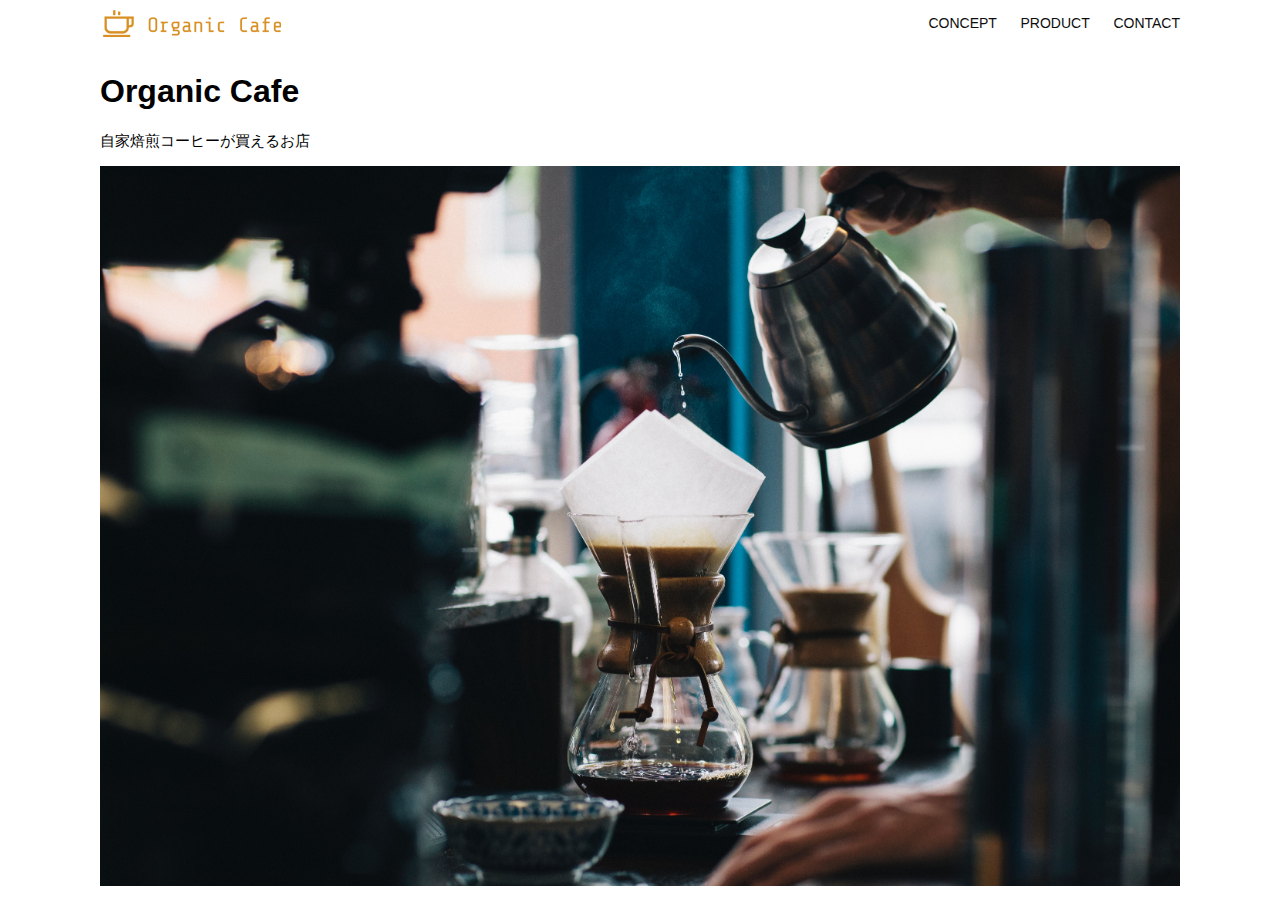
<file: html-css-kadai_013/index.html>
<!DOCTYPE html>
<html>
  <head>
    <title>Organic Cafe</title>
    <meta charset="UTF-8" />
    <meta name="description" content="自家焙煎のコーヒーがお家で楽しめるOrganic Cafe"/>
    <meta name="viewport" content="width=device-width, initial-scale=1.0" />
    <link rel="stylesheet" href="style.css" />
  </head>
  <body>
    <!-- ヘッダー -->
    <header>
      <!-- ロゴ -->
      <a href="index.html" id="logo"><img src="images/logo.png" alt="トップページに戻る"/></a>

      <!-- PC用ナビゲーション -->
      <nav id="nav-pc">
        <a href="index.html#concept">CONCEPT</a>
        <a href="index.html#product">PRODUCT</a>
        <a href="index.html#contact">CONTACT</a>
      </nav>
      <img id="menu-sp" src="images/button-menu.png" alt="ナビゲーションを開く" onclick="document.getElementById('nav-sp').style.display = 'block'">
      <nav id="nav-sp">
        <img id="close" src="images/button-close.png" alt="ナビゲーションを閉じる" onclick="document.getElementById('nav-sp').style.display = 'none'">
        <a id="logo-sp" href="index.html" onclick="document.getElementById('nav-sp').style.display = 'none'"><img src="images/logo-sp.png" alt="トップページに戻る"></a>
        <a class="menu" href="index.html#concept" onclick="document.getElementById('nav-sp').style.display = 'none'">CONCEPT</a>
      <a class="menu" href="index.html#product" onclick="document.getElementById('nav-sp').style.display = 'none'">PRODUCT</a>
      <a class="menu" href="index.html#contact" onclick="document.getElementById('nav-sp').style.display = 'none'">CONTACT</a>
    </nav>
    </header>

    <main>
      <article>
        <!-- メインビジュアル -->
        <section id="main-visual">
          <div id="main-message">
            <h1>Organic Cafe</h1>
            <p>自家焙煎コーヒーが買えるお店</p>
          </div>
          <img src="images/main-image.jpg" alt="コーヒーをハンドドリップで淹れる画像"/>
        </section>
      </article>
    </main>
  </body>
</html>
</file>
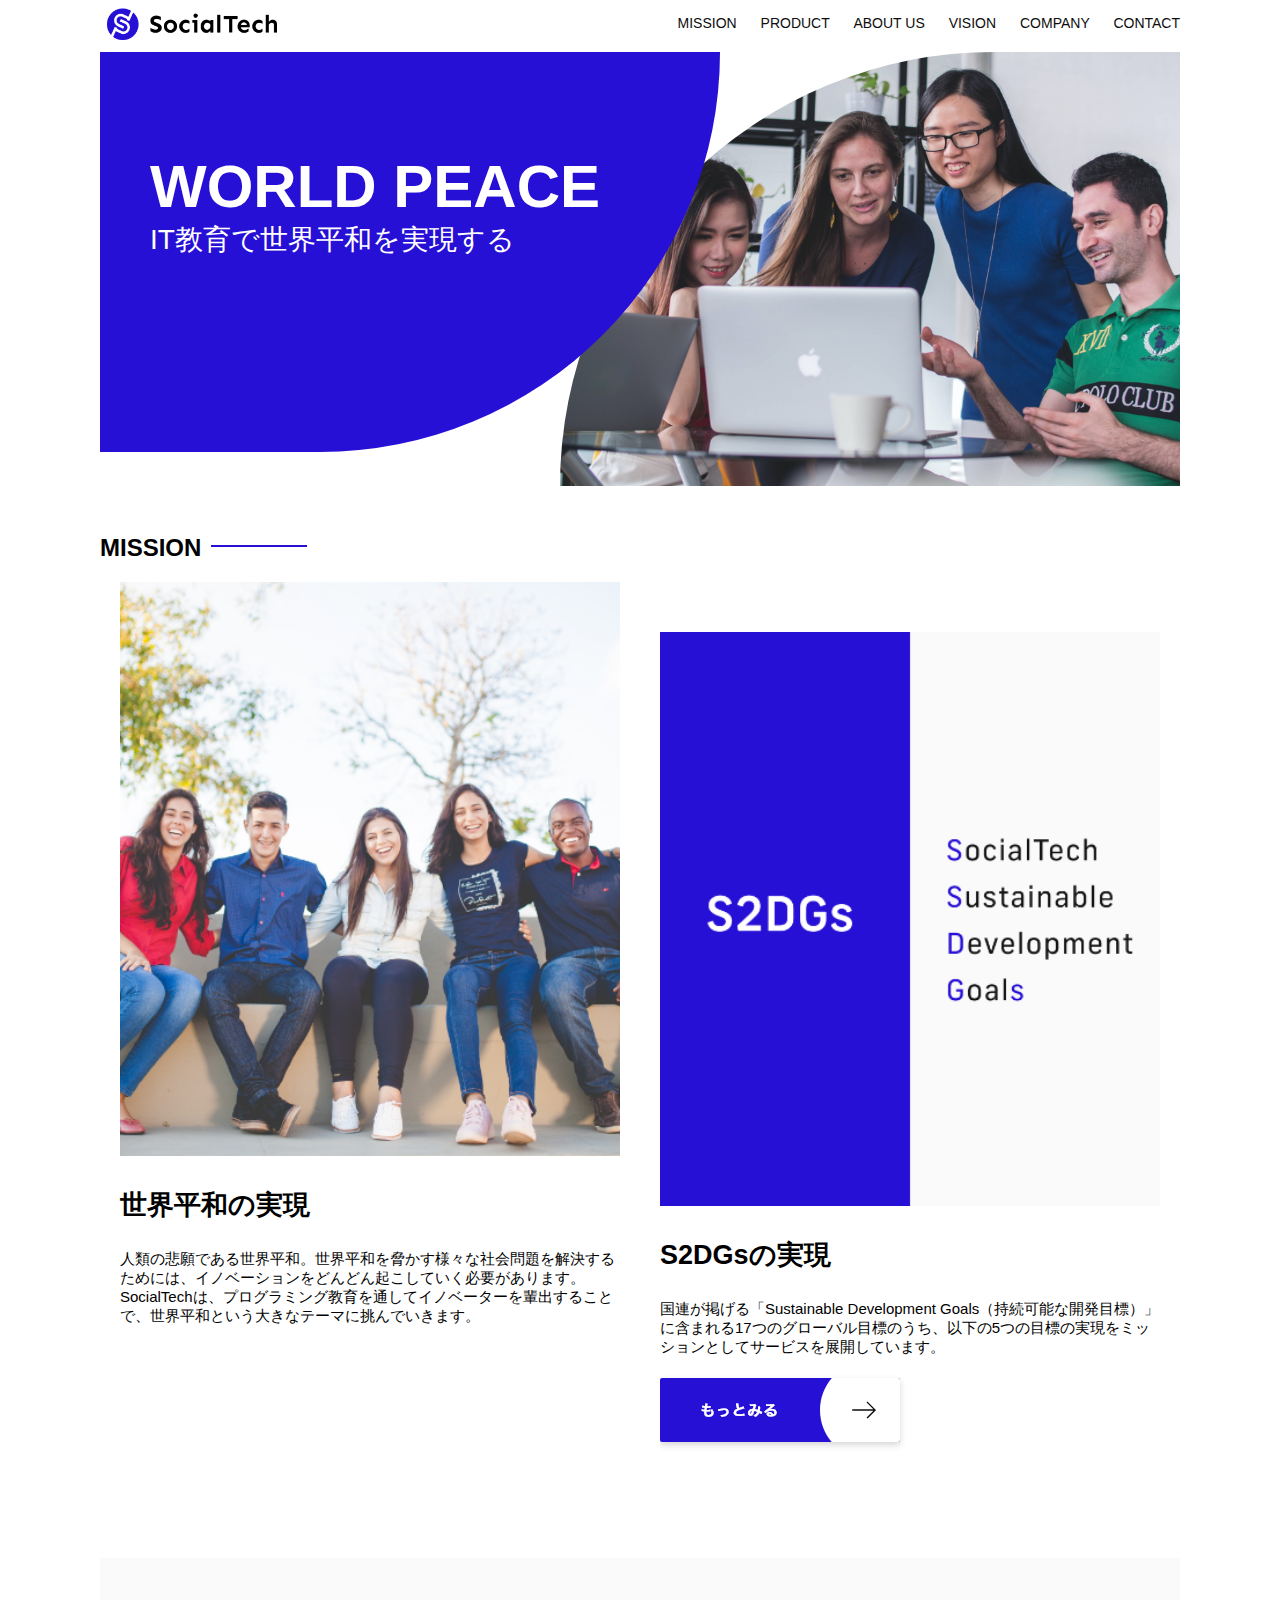
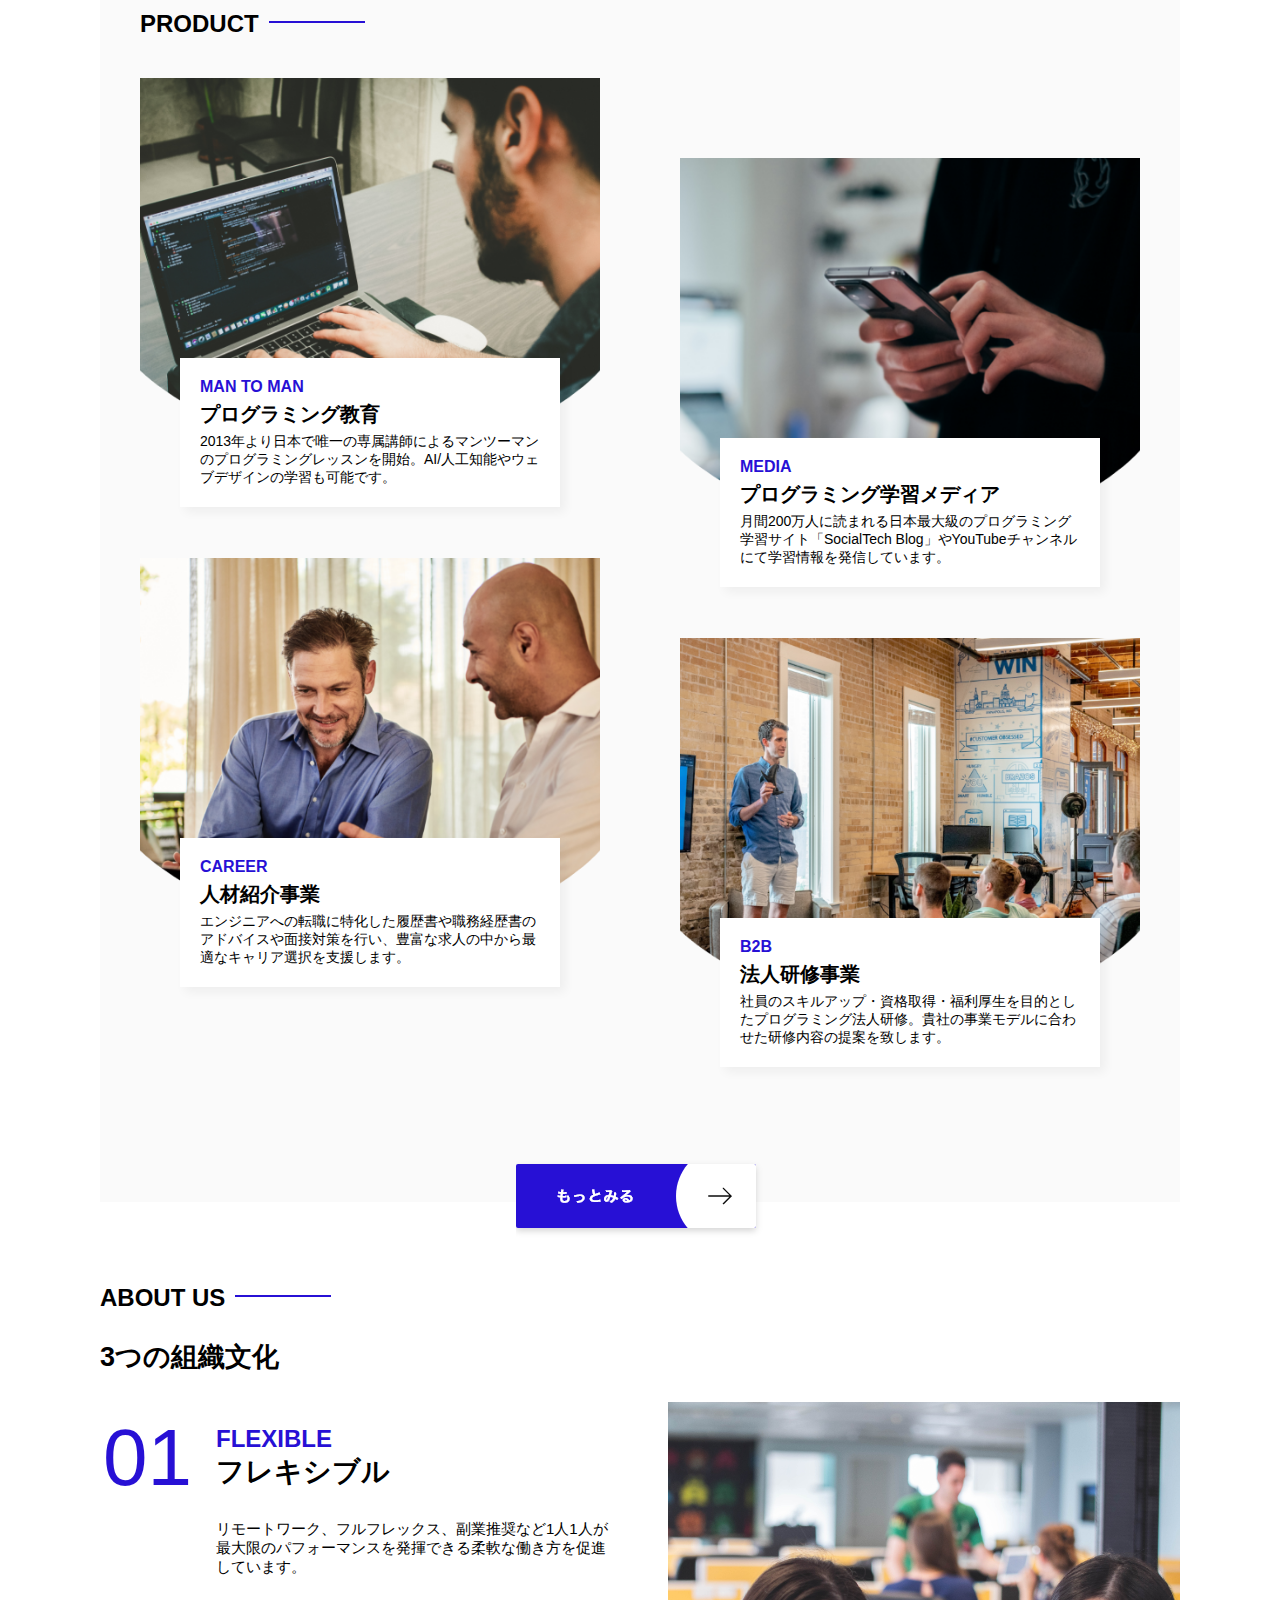
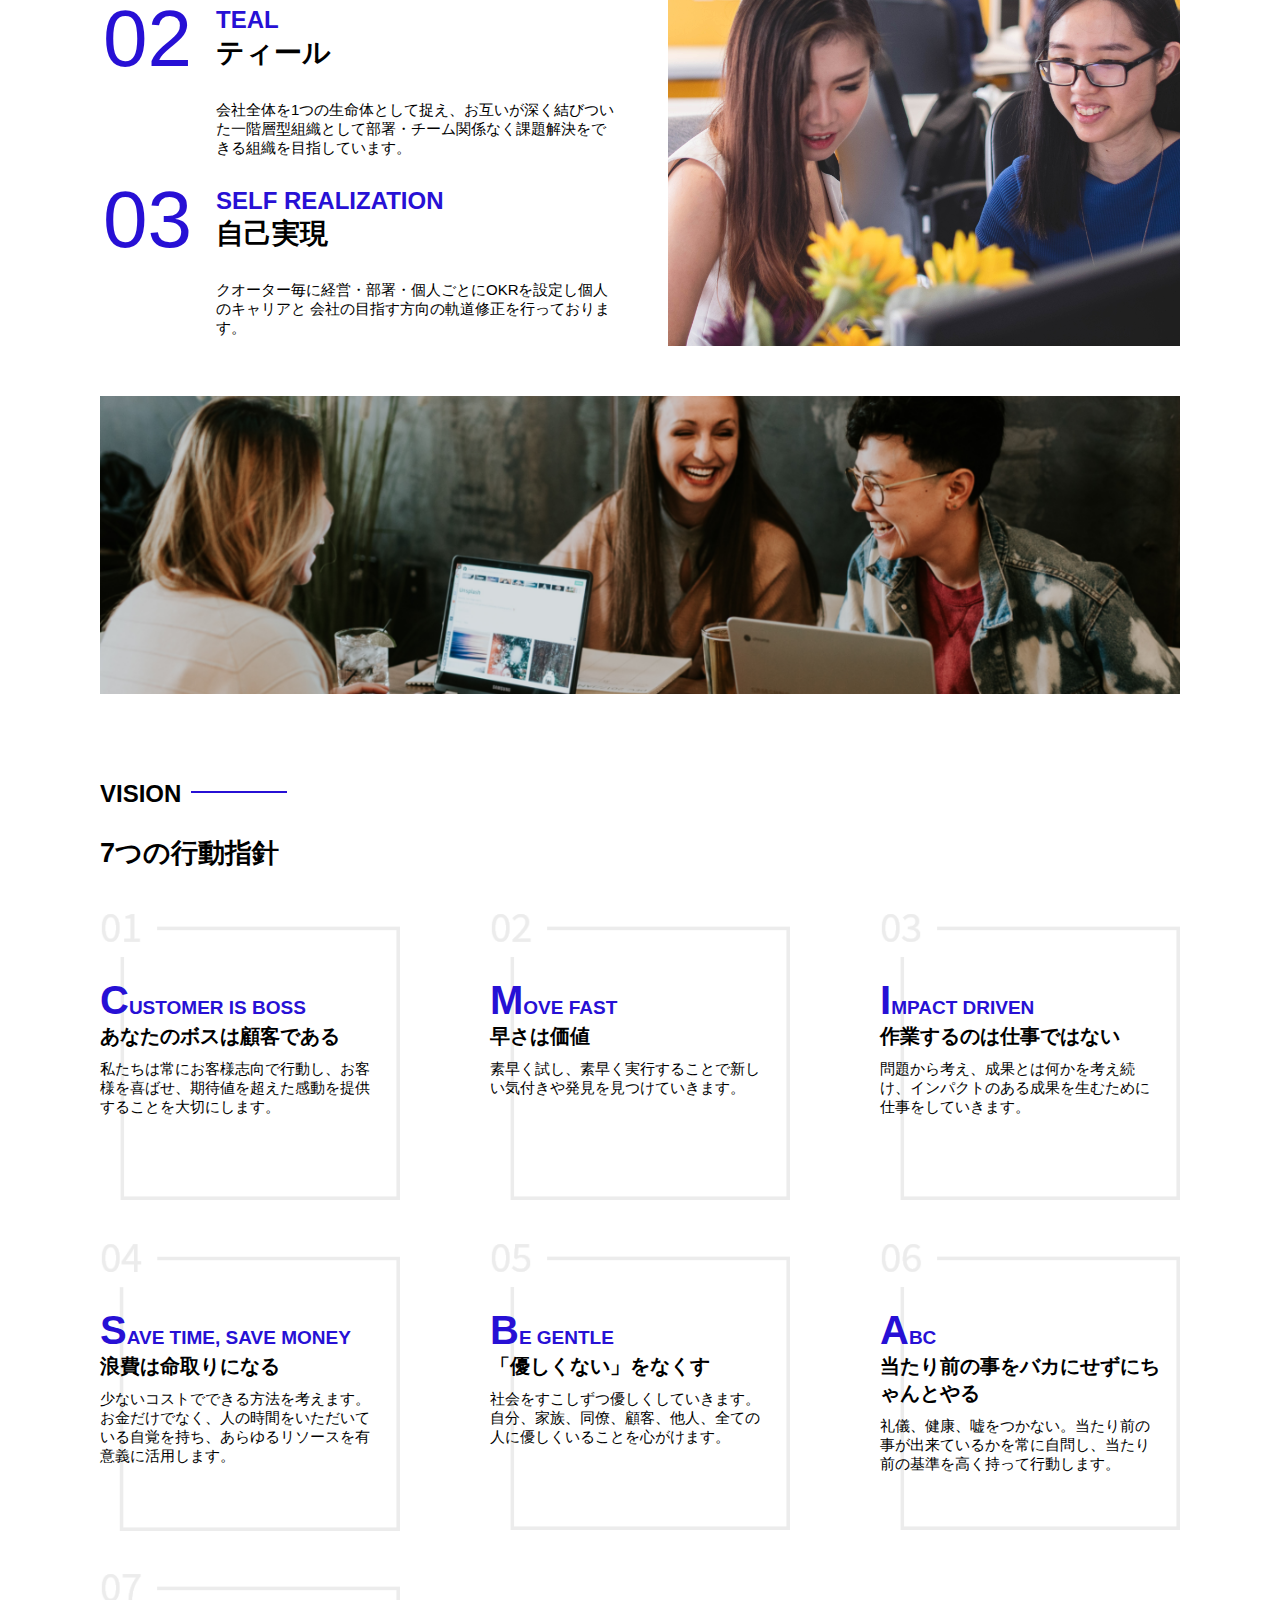
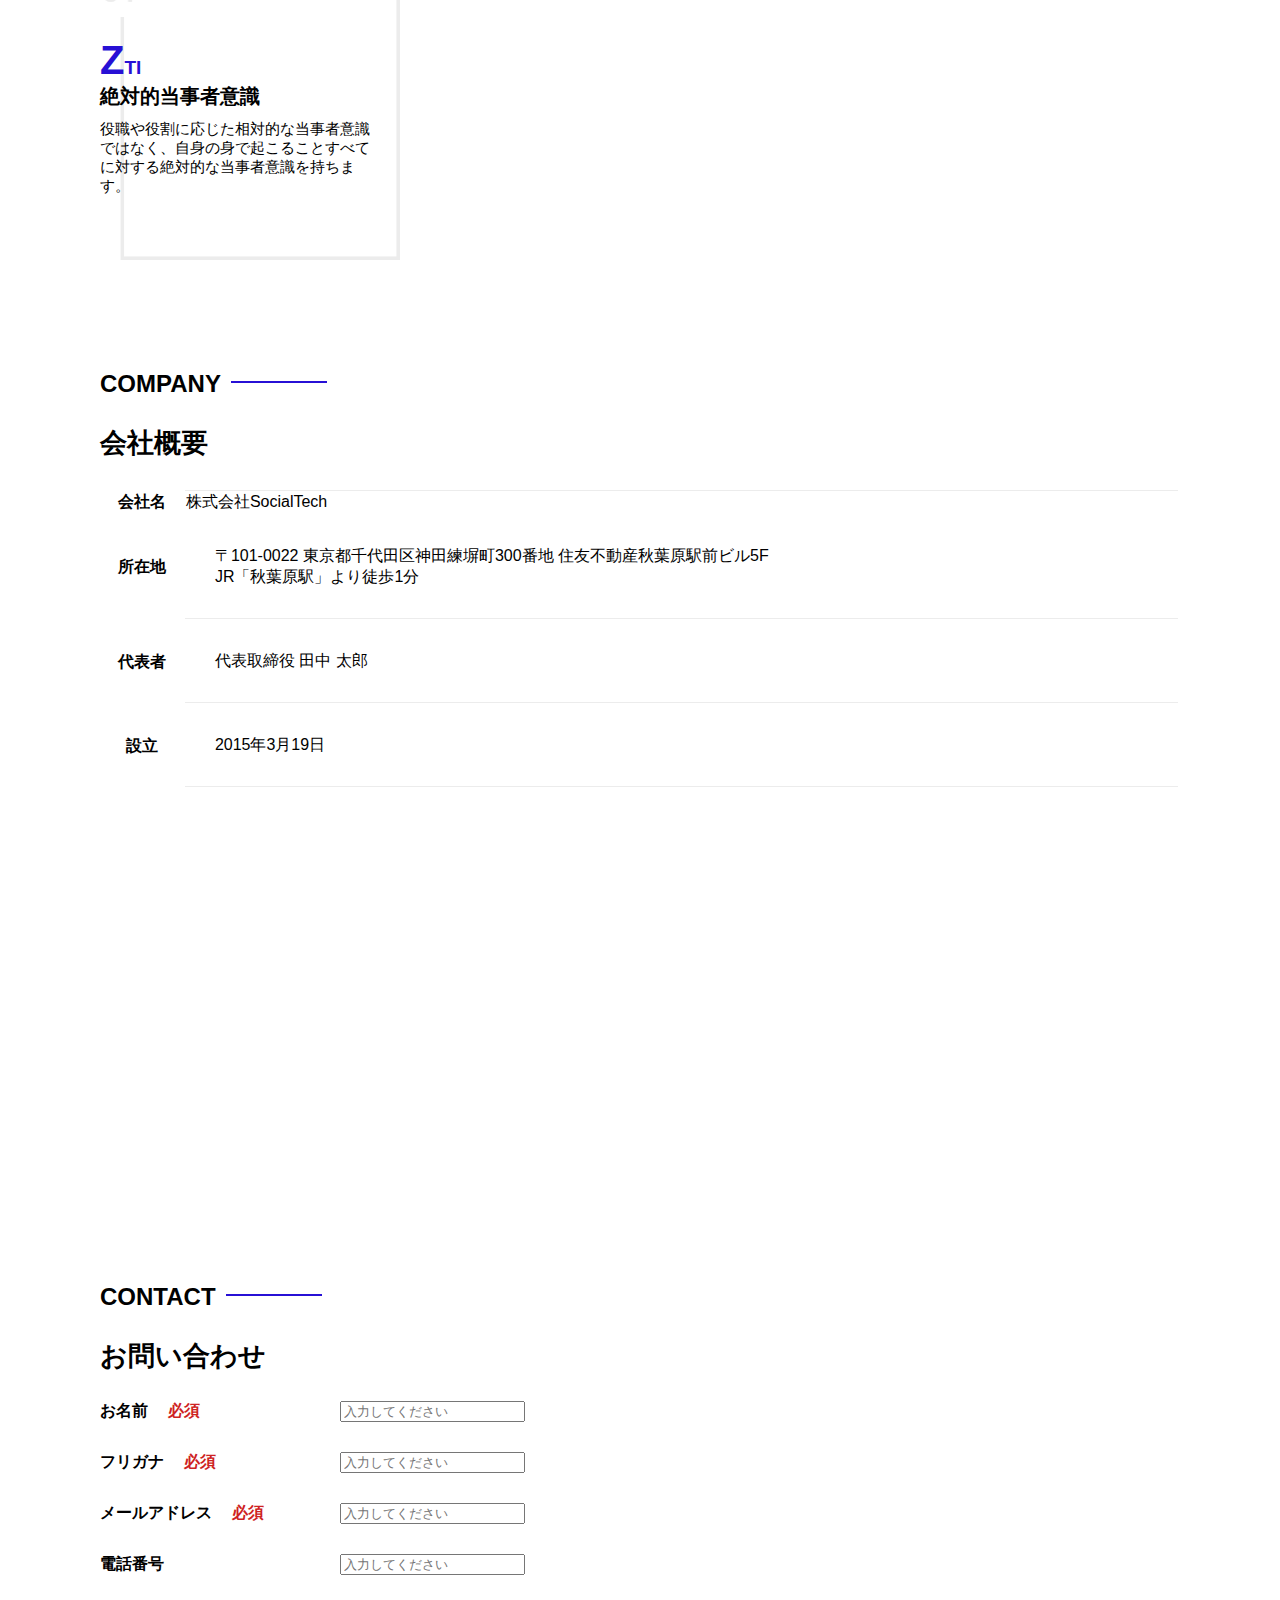
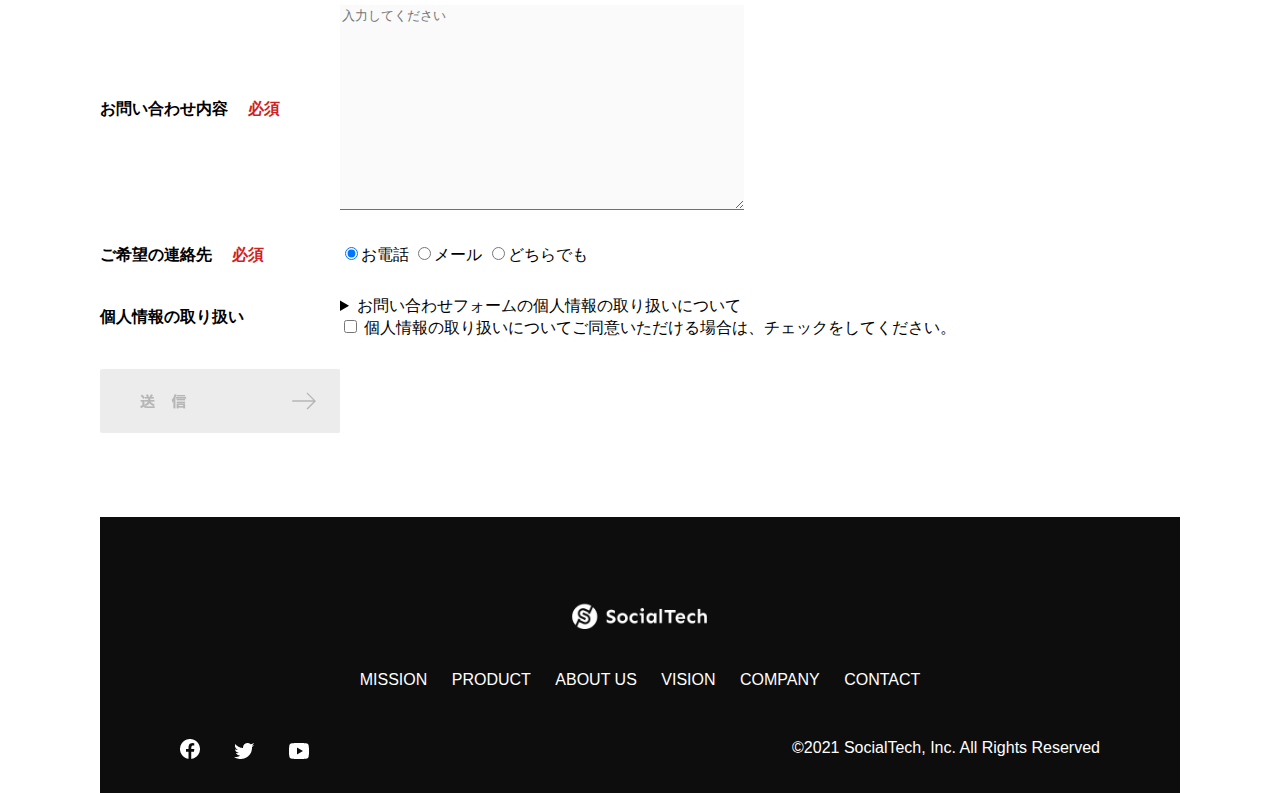
<file: kadai_tutorial_output/socialtech/index.html>
<!DOCTYPE html>
<html>

<head>
  <title>SocialTech</title>
  <meta charaset="UTF-8">
  <meta name="description" content="SocialTechはEdTech業界のリーディングカンパニーを目指します。">
  <meta name="viewport" content="width=device-width, initial-scale=1.0">
  <link rel="stylesheet" href="style.css">
</head>

<body>
  <header>
    <a href="index.html" id="logo"><img src="images/logo.png" alt="トップページに戻る"></a>
    <nav id="nav-pc">
      <a href="misson.html">MISSION</a>
      <a href="product.html">PRODUCT</a>
      <a href="index.html#aboutus">ABOUT US</a>
      <a href="index.html#vision">VISION</a>
      <a href="index.html#company">COMPANY</a>
      <a href="index.html#contact">CONTACT</a>
    </nav>
    <img id="menu-sp" src="images/button-menu.png" alt="ナビゲーションを開く" onclick="document.getElementById('nav-sp').style.display = 'block'">
    <nav id="nav-sp">
      <img id="close" src="images/button-close.png" alt="ナビゲーションを閉じる" onclick="document.getElementbyId('nav-sp').style.display = 'none'">
      <a id="logo-sp" href="index.html" onclick="document.getElementById('nav-sp').style.display = 'none'"><img
        src="images/logo-sp.png" alt="トップページに戻る"></a>
    <a class="menu" href="mission.html" onclick="document.getElementById('nav-sp').style.display = 'none'">MISSION</a>
    <a class="menu" href="product.html" onclick="document.getElementById('nav-sp').style.display = 'none'">PRODUCT</a>
    <a class="menu" href="index.html#aboutus" onclick="document.getElementById('nav-sp').style.display = 'none'">ABOUT
      US</a>
    <a class="menu" href="index.html#vision"
      onclick="document.getElementById('nav-sp').style.display = 'none'">VISION</a>
    <a class="menu" href="index.html#company"
      onclick="document.getElementById('nav-sp').style.display = 'none'">COMPANY</a>
    <a class="menu" href="index.html#contact"
      onclick="document.getElementById('nav-sp').style.display = 'none'">CONTACT</a>
    <div id="sns">
      <a href="https://www.facebook.com/sejuku2013"><img src="images/button-facebook.png" alt="Facebookのリンク"></a>
      <a href="https://twitter.com/samuraijuku"><img src="images/button-twitter.png" alt="Twitterのリンク"></a>
      <a href="https://www.youtube.com/channel/UCCFOQO5aDK0xXam4cUQXT8g"><img src="images/button-youtube.png" alt="YouTubeのリンク"></a>
      </div>
    </nav>
  </header>
  <main>
    <article>
      <section id="main-visual">
        <div id="main-message">
          <h1>WORLD PEACE</h1>
          <p>IT教育で世界平和を実現する</p>
        </div>
        <img src="images/index/index-main.png" alt="PCの周りに集まる多国籍の仲間たち">
      </section>
      <section id="mission">
        <h2 class="index-h2">MISSION</h2>
        <div id="mission-flex">
          <div>
            <img id="mission-photo" src="images/index/index-mission.png" alt="屋外のベンチで写真を撮影する多国籍の仲間たち">
            <h3>世界平和の実現</h3>
            <p>
              人類の悲願である世界平和。世界平和を脅かす様々な社会問題を解決するためには、イノベーションをどんどん起こしていく必要があります。SocialTechは、プログラミング教育を通してイノベーターを輩出することで、世界平和という大きなテーマに挑んでいきます。
            </p>
          </div>
          <div>
            <img id="s2dgs" src="images/index/s2dgs.png" alt="S2DGs">
            <h3>S2DGsの実現</h3>
            <p>国連が掲げる「Sustainable Development Goals（持続可能な開発目標）」に含まれる17つのグローバル目標のうち、以下の5つの目標の実現をミッションとしてサービスを展開しています。</p>
            <a href="mission.html">
              <img src="images/button-more.png" alt="もっとみる">
            </a>
          </div>
        </div>
      </section>
      <section id="product">
        <h2 class="index-h2">PRODUCT</h2>
        <div>
          <div id="product-left">
            <div>
              <img class="product-photo" src="images/index/index-mantoman.png" alt="PCでコードを書く男性">
              <div class="product-explain">
                <span>MAN TO MAN</span>
                <h3>プログラミング教育</h3>
                <p>2013年より日本で唯一の専属講師によるマンツーマンのプログラミングレッスンを開始。AI/人工知能やウェブデザインの学習も可能です。</p>
              </div>
            </div>
            <div>
              <img class="product-photo" src="images/index/index-career.png" alt="笑顔で話し合う2人の男性">
              <div class="product-explain">
                <span>CAREER</span>
                <h3>人材紹介事業</h3>
                <p>エンジニアへの転職に特化した履歴書や職務経歴書のアドバイスや面接対策を行い、豊富な求人の中から最適なキャリア選択を支援します。</p>
              </div>
            </div>
          </div>
          <div id="product-right">
            <div>
              <img class="product-photo" src="images/index/index-media.png" alt="スマートフォンを操作する人">
              <div class="product-explain">
                <span>MEDIA</span>
                <h3>プログラミング学習メディア</h3>
                <p>月間200万人に読まれる日本最大級のプログラミング学習サイト「SocialTech Blog」やYouTubeチャンネルにて学習情報を発信しています。</p>
              </div>
            </div>
            <div>
              <img class="product-photo" src="images/index/index-b2b.png" alt="講演中の男性とそれを聴く人々">
              <div class="product-explain">
                <span>B2B</span>
                <h3>法人研修事業</h3>
                <p>社員のスキルアップ・資格取得・福利厚生を目的としたプログラミング法人研修。貴社の事業モデルに合わせた研修内容の提案を致します。</p>
              </div>
            </div>
          </div>
        </div>
        <div>
          <a id="product-more" href="product.html">
            <img src="images/button-more.png" alt="もっとみる">
          </a>
        </div>
      </section>
      <section id="aboutus">
        <h2 class="index-h2">ABOUT US</h2>
        <h3>3つの組織文化</h3>
        <div>
          <table class="culture-table">
            <tr>
              <td>
                <span class="culture-num">01</span>
              </td>
              <td>
                <span class="culture-en">FLEXIBLE</span>
                <span class="culture-jp">フレキシブル</span>
              </td>
            </tr>
            <tr>
              <td>

              </td>
              <td>
                <p class="culture-description">
                  リモートワーク、フルフレックス、副業推奨など1人1人が最大限のパフォーマンスを発揮できる柔軟な働き方を促進しています。
                </p>
              </td>
            </tr>
            <tr>
              <td>
                <span class="culture-num">02</span>
              </td>
              <td>
                <span class="culture-en">TEAL</span>
                <span class="culture-jp">ティール</span>
              </td>
            </tr>
            <tr>
              <td>

              </td>
              <td>
                <p class="culture-description">
                  会社全体を1つの生命体として捉え、お互いが深く結びついた一階層型組織として部署・チーム関係なく課題解決をできる組織を目指しています。
                </p>
              </td>
            </tr>
            <tr>
              <td>
                <span class="culture-num">03</span>
              </td>
              <td>
                <span class="culture-en">SELF REALIZATION</span>
                <span class="culture-jp">自己実現</span>
              </td>
            </tr>
            <tr>
              <td>
                <!--空のセル-->
              </td>
              <td>
                <p class="culture-description">
                  クオーター毎に経営・部署・個人ごとにOKRを設定し個人のキャリアと
                  会社の目指す方向の軌道修正を行っております。
                </p>
              </td>
            </tr>
          </table>
          <img class="culture-img" src="images/index/index-aboutus1.png" alt="笑顔で話し合う2人の女性">
        </div>
        <img class="culture-img2" src="images/index/index-aboutus2.png" alt="笑顔で話し合う3人の男女">
      </section>
      <section id="vision">
        <h2 class="index-h2">VISION</h2>
        <h3>7つの行動指針</h3>
        <div>
          <div class="vision-box">
            <img src="images/index/vision-01.png" alt="01">
            <span>
              <h4>CUSTOMER IS BOSS</h4>
              <h5>あなたのボスは顧客である</h5>
              <p>私たちは常にお客様志向で行動し、お客様を喜ばせ、期待値を超えた感動を提供することを大切にします。</p>
            </span>
          </div>
          <div class="vision-box">
            <img src="images/index/vision-02.png" alt="02">
            <span>
              <h4>MOVE FAST</h4>
              <h5>早さは価値</h5>
              <p>素早く試し、素早く実行することで新しい気付きや発見を見つけていきます。</p>
            </span>
          </div>
          <div class="vision-box">
            <img src="images/index/vision-03.png" alt="03">
            <span>
              <h4>IMPACT DRIVEN</h4>
              <h5>作業するのは仕事ではない</h5>
              <p>問題から考え、成果とは何かを考え続け、インパクトのある成果を生むために仕事をしていきます。</p>
            </span>
          </div>
          <div class="vision-box">
            <img src="images/index/vision-04.png" alt="04">
            <span>
              <h4>SAVE TIME, SAVE MONEY</h4>
              <h5>浪費は命取りになる</h5>
              <p>少ないコストでできる方法を考えます。お金だけでなく、人の時間をいただいている自覚を持ち、あらゆるリソースを有意義に活用します。</p>
            </span>
          </div>
          <div class="vision-box">
            <img src="images/index/vision-05.png" alt="05">
            <span>
              <h4>BE GENTLE</h4>
              <h5>「優しくない」をなくす</h5>
              <p>社会をすこしずつ優しくしていきます。自分、家族、同僚、顧客、他人、全ての人に優しくいることを心がけます。</p>
            </span>
          </div>
          <div class="vision-box">
            <img src="images/index/vision-06.png" alt="06">
            <span>
              <h4>ABC</h4>
              <h5>当たり前の事をバカにせずにちゃんとやる</h5>
              <p>礼儀、健康、嘘をつかない。当たり前の事が出来ているかを常に自問し、当たり前の基準を高く持って行動します。</p>
            </span>
          </div>
          <div class="vision-box">
            <img src="images/index/vision-07.png" alt="07">
            <span>
              <h4>ZTI</h4>
              <h5>絶対的当事者意識</h5>
              <p>役職や役割に応じた相対的な当事者意識ではなく、自身の身で起こることすべてに対する絶対的な当事者意識を持ちます。</p>
            </span>
          </div>
        </div>
      </section>
      <section id="company">
        <h2 class="index-h2">COMPANY</h2>
        <h3>会社概要</h3>
        <table id="company-table">
          <tr>
            <th class="tableheader tableheader-first">会社名</th>
            <td class="cell-first">株式会社SocialTech</td>
          </tr>
          <tr>
            <th class="tableheader">所在地</th>
            <td class="cell">〒101-0022 東京都千代田区神田練塀町300番地 住友不動産秋葉原駅前ビル5F<br>JR「秋葉原駅」より徒歩1分</td>
          </tr>
          <tr>
            <th class="tableheader">代表者</th>
            <td class="cell">代表取締役 田中 太郎</td>
          </tr>
          <tr>
            <th class="tableheader">設立</th>
            <td class="cell">2015年3月19日</td>
          </tr>
        </table>
        <iframe
          src="https://www.google.com/maps/embed?pb=!1m18!1m12!1m3!1d3853.1152699268314!2d139.77458235030028!3d35.69987486683451!2m3!1f0!2f0!3f0!3m2!1i1024!2i768!4f13.1!3m3!1m2!1s0x60188fee13660e23%3A0x77137876edf742ac!2z5L2P5Y-L5LiN5YuV55Sj56eL6JGJ5Y6f6aeF5YmN44OT44Or!5e0!3m2!1sja!2sjp!4v1720876146524!5m2!1sja!2sjp"
          width="600" height="450" style="border:0;" allowfullscreen="" loading="lazy"
          referrerpolicy="no-referrer-when-downgrade"></iframe>
      </section>
      <section id="contact">
        <h2 class="index-h2">CONTACT</h2>
        <h3>お問い合わせ</h3>
        <form>
          <div>
            <div class="contact-heading">
              <label class="contact-label">お名前<span class="contact-span">必須</span></label>
            </div>
            <div>
              <input type="text" name="name" placeholder="入力してください" class="contact-textbox">
            </div>
          </div>
          <div>
            <div class="contact-heading">
              <label class="contact-label">フリガナ<span class="contact-span">必須</span></label>
            </div>
            <div>
              <input type="text" name="hurigana" placeholder="入力してください" class="contact-textbox">
            </div>
          </div>
          <div>
            <div class="contact-heading">
              <label class="contact-label">メールアドレス<span class="contact-span">必須</span></label>
            </div>
            <div>
              <input type="text" name="email" placeholder="入力してください" class="contact-textbox">
            </div>
          </div>
          <div>
            <div class="contact-heading">
              <label class="contact-label">電話番号</label>
            </div>
            <div>
              <input type="text" name="tel" placeholder="入力してください" class="contact-textbox">
            </div>
          </div>
          <div>
            <div class="contact-heading">
              <label class="contact-label">お問い合わせ内容<span class="contact-span">必須</span></label>
            </div>
            <div>
              <textarea class="contact-textarea" placeholder="入力してください" name="message"></textarea>
            </div>
          </div>
          <div>
            <div class="contact-heading">
              <label class="contact-label">ご希望の連絡先<span class="contact-span">必須</span> </label>
            </div>
            <div>
              <input class="radiobutton" type="radio" value="tel" name="contact" checked><label>お電話</label>
              <input class="radiobutton" type="radio" value="mail" name="contact"><label>メール</label>
              <input class="radiobutton" type="radio" value="both" name="contact"><label>どちらでも</label>
            </div>
          </div>
          <div>
            <div class="contact-heading">
              <label class="contact-label">個人情報の取り扱い</label>
            </div>
            <div>
              <details>
                <summary>お問い合わせフォームの個人情報の取り扱いについて</summary>
                <div>
                  <span>１．組織の名称又は氏名</span><br>
                  株式会社SocialTech<br><br>
                  <span>２．個人情報保護管理者（若しくはその代理人）の氏名又は職名、所属及び連絡先
                    鈴木 一郎 コーポレート部</span><br>
                  メールアドレス：samurai@example.com<br>
                  TEL：03-1234-5678<br>
                  <span>３．個人情報の利用目的</span><br>
                  ・本サービス及び本サービスに関連する情報の提供又はそれらに関する連絡のため<br>
                  ・ユーザーの本人確認のため<br>
                  ・当社サービスのご案内のため<br>
                  ・当社の商品等の広告または宣伝（電子メールによるものを含むものとします。）<br><br>
                  <span>４．個人情報の取り扱い業務の委託</span><br>
                  個人情報の取扱業務の全部または一部を外部に業務委託する場合があります。<br>
                  その際、弊社は、個人情報を適切に保護できる管理体制を敷き実行していることを条件として<br>
                  委託先を厳選したうえで、機密保持契約を委託先と締結し、お客様の個人情報を厳密に管理させます。<br><br>
                  <span>５．個人情報の開示等の請求</span><br>
                  お客様は、弊社に対してご自身の個人情報の開示等（利用目的の通知、開示、内容の訂正・追加・削除、利用の停止または消去、第三者への提供の停止）に関して、当社問合わせ窓口に申し出ることができます。<br>
                  その際、弊社はお客様ご本人を確認させていただいたうえで、合理的な期間内に対応いたします。<br><br>
                  なお、個人情報に関する弊社問合わせ先は、次の通りです。<br><br>
                  株式会社SocialTech　個人情報問合せ窓口<br>
                  〒101-0022 東京都千代田区神田練塀町300番地 住友不動産秋葉原駅前ビル5F<br>
                  メールアドレス：samurai@example.com　TEL：03-1234-5678<br><br>
                  <span>６．個人情報を提供されることの任意性について</span><br><br>
                  お客様がご自身の個人情報を弊社に提供されるか否かは、お客様のご判断によりますが、もしご提供されない場合には、適切なサービスが提供できない場合がありますので予めご了承ください。
                </div>
              </details>
              <input type="checkbox" name="agree">
              <span>個人情報の取り扱いについてご同意いただける場合は、チェックをしてください。</span>
            </div>
          </div>
          <input type="image" src="images/button-submit.png" alt="送信する">
        </form>
      </section>
    </article>
    <footer>
      <div id="footer-logo">
        <img src="images/logo-sp.png" alt="SocialTech">
      </div>
      <div id="footer-link">
        <a href="misson.html">MISSION</a>
        <a href="product.html">PRODUCT</a>
        <a href="index.html#aboutus">ABOUT US</a>
        <a href="index.html#vision">VISION</a>
        <a href="index.html#company">COMPANY</a>
        <a href="index.html#contact">CONTACT</a>
      </div>
      <div id="sns-footer">
        <a href="https://www.facebook.com/sejuku2013"><img src="images/button-facebook.png" alt="Facebookのリンク"></a>
        <a href="https://twitter.com/samuraijuku"><img src="images/button-twitter.png" alt="Twitterのリンク"></a>
        <a href="https://www.youtube.com/channel/UCCFOQO5aDK0xXam4cUQXT8g"><img src="images/button-youtube.png" alt="YouTubeのリンク"></a>
        <span id="copyright">&copy;2021 SocialTech, Inc. All Rights Reserved</span>
      </div>
    </footer>
  </main>
</body>

</html>
</file>
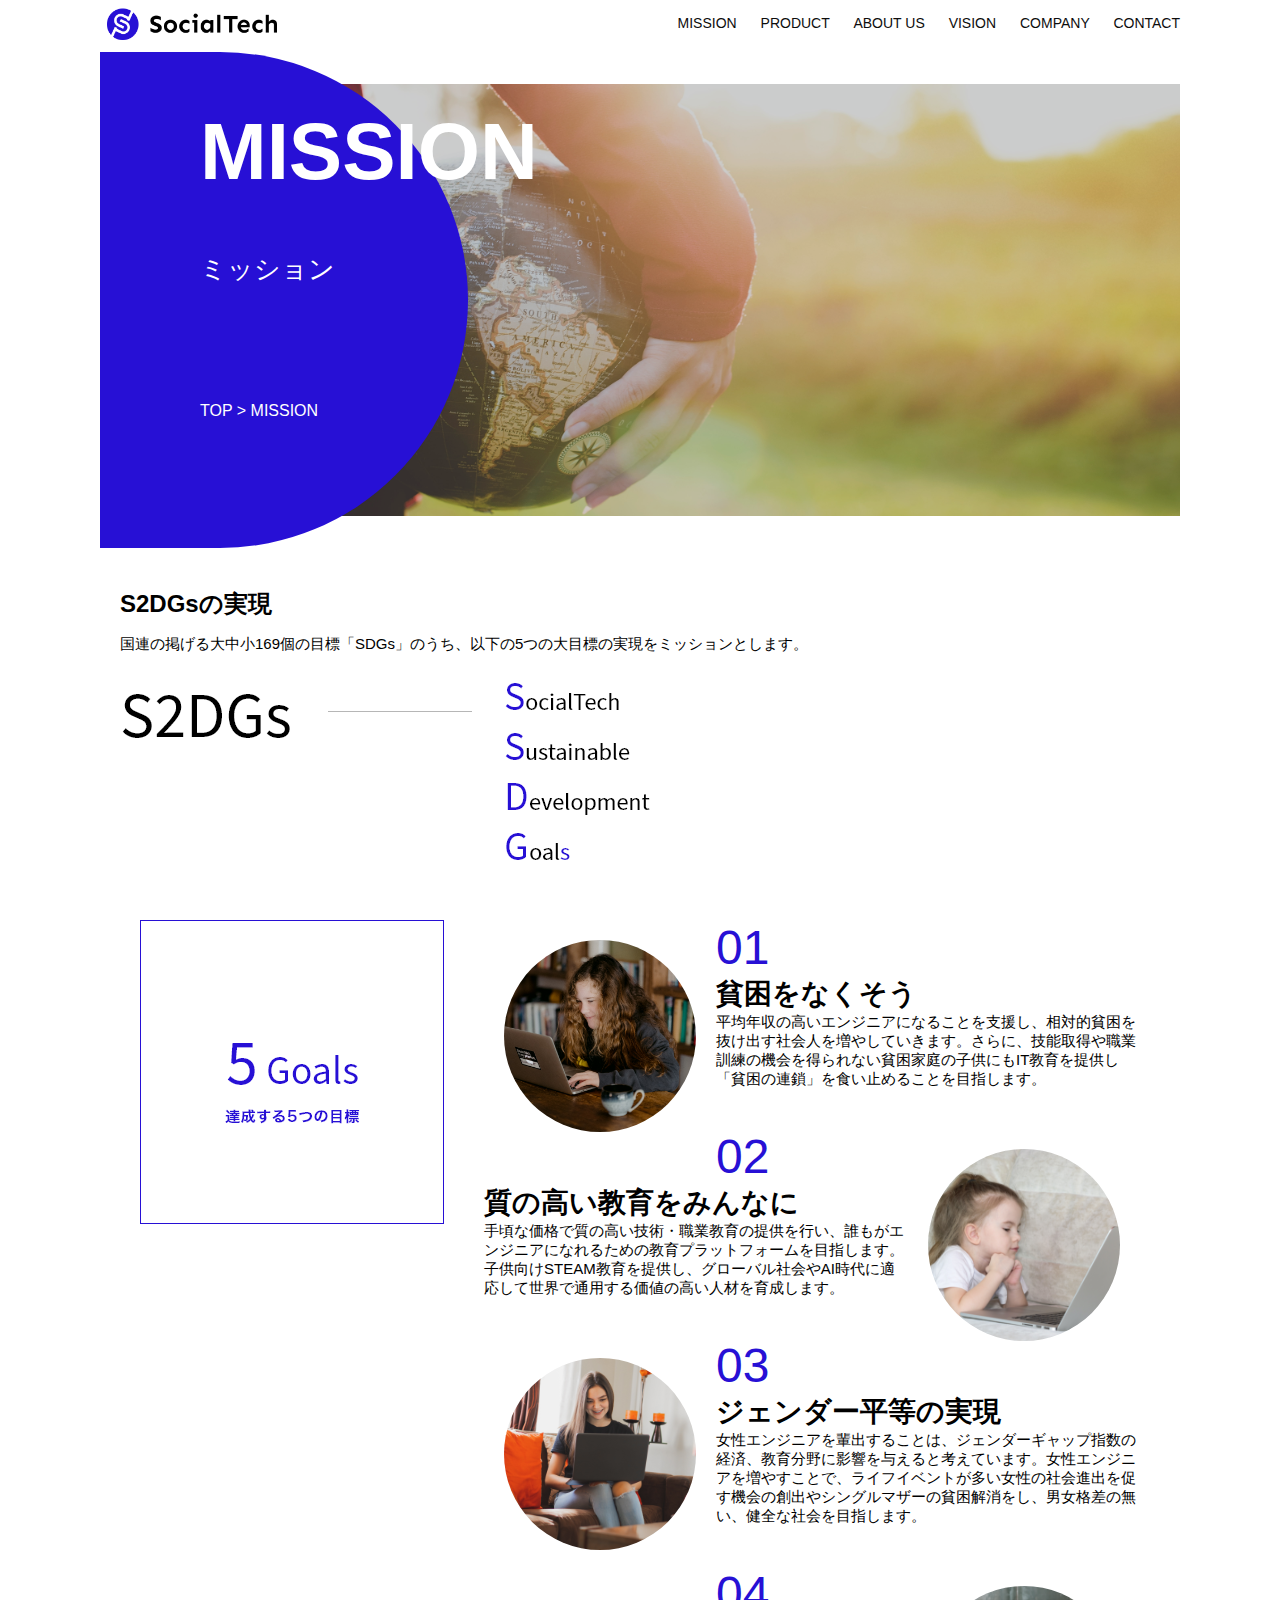
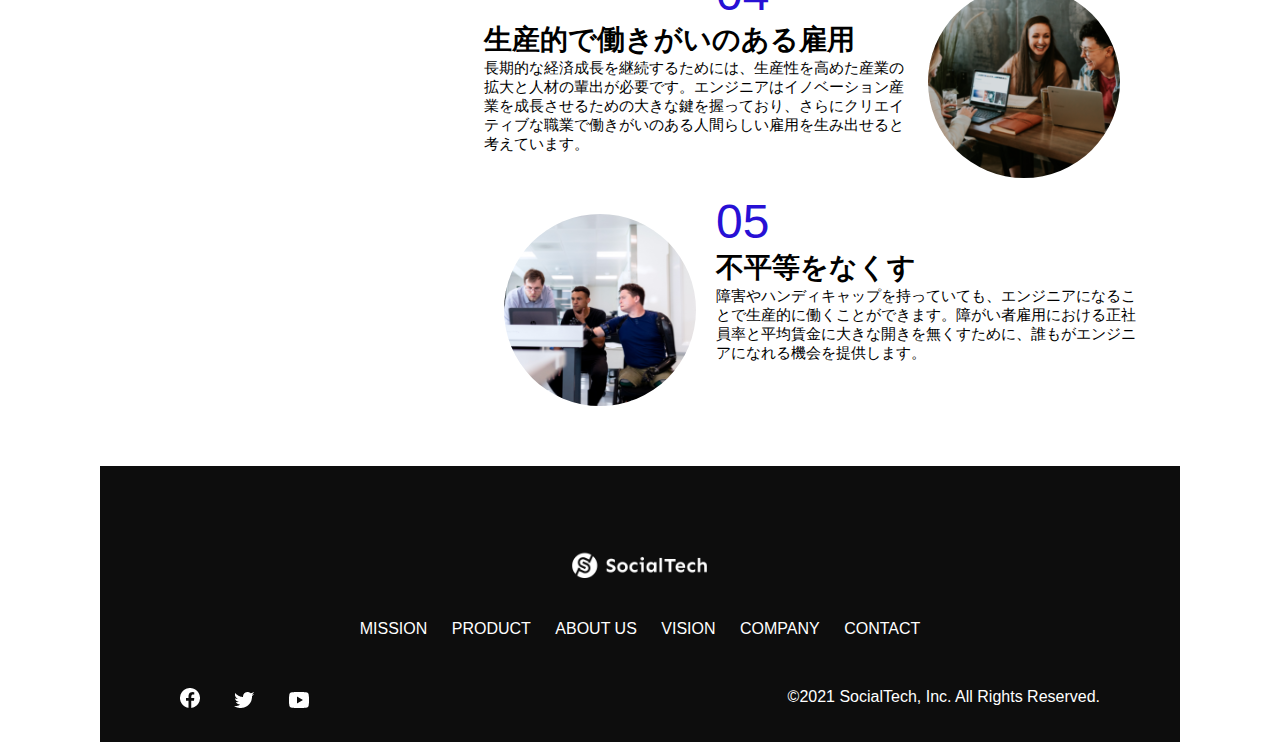
<file: kadai_tutorial_output/socialtech/mission.html>
<!DOCTYPE html>
<html>
<head>
  <title>SocialTech - MISSION ミッション -</title>
  <meta charset="UTF-8">
  <meta name="description" content="SocialTechが目指す5つの目標（S2DGs）を紹介します">
  <meta name="viewport" content="width=device-width, initial-scale=1.0">
  <link rel="stylesheet" href="style.css">
</head>

<body>
  <header>

    <a href="index.html" id="logo"><img src="images/logo.png" alt="トップページに戻る"></a>

    <nav id="nav-pc">
      <a href="mission.html">MISSION</a>
      <a href="product.html">PRODUCT</a>
      <a href="index.html#aboutus">ABOUT US</a>
      <a href="index.html#vision">VISION</a>
      <a href="index.html#company">COMPANY</a>
      <a href="index.html#contact">CONTACT</a>
    </nav>

    <img id="menu-sp" src="images/button-menu.png" alt="ナビゲーションを開く" onclick="document.getElementById('nav-sp').style.display = 'block'">

    <nav id="nav-sp">
      <img id="clode" src="images/button-close.png" alt="ナビゲーションを閉じる" onclick="document.getElementById('nav-sp').style.display = 'none'">
      <a id="logo-sp" href="index.html" onclick="document.getElementById('nav-sp').style.display = 'none'"><img src="images/logo-sp.png" alt="トップページに戻る"></a>
      <a class="menu" href="mission.html" onclick="document.getElementById('nav-sp').style.display = 'none'">MISSION</a>
      <a class="menu" href="product.html" onclick="document.getElementById('nav-sp').style.display = 'none'">PRODUCT</a>
      <a class="menu" href="index.html#aboutus" onclick="document.getElementById('nav-sp').style.display = 'none'">ABOUT US</a>
      <a class="menu" href="index.html#vision" onclick="document.getElementById('nav-sp').style.display = 'none'">VISION</a>
      <a class="menu" href="index.html#company" onclick="document.getElementById('nav-sp').style.display = 'none'">COMPANY</a>
      <a class="menu" href="index.html#contact" onclick="document.getElementById('nav-sp').style.display = 'none'">CONTACT</a>
      <div id="sns">
        <a href="https://www.facebook.com/sejuku2013"><img src="images/button-facebook.png" alt="Facebookのリンク"></a>
        <a href="https://twitter.com/samuraijuku"><img src="images/button-twitter.png" alt="Twitterのリンク"></a>
        <a href="https://www.youtube.com/channel/UCCFOQO5aDK0xXam4cUQXT8g"><img src="images/button-youtube.png" alt="YouTubeのリンク"></a>
      </div>
    </nav>
  </header>
  <main>
    <article>
      <section id="mission-main">
        <div id="mission-title">
          <h1>MISSION</h1>
          <span>ミッション</span>
          <div>TOP > MISSION</div>
        </div>
      </section>
      <section id="mission-s2dgs">
        <h2 class="mission-h2">S2DGsの実現</h2>
        <p>国連の掲げる大中小169個の目標「SDGs」のうち、以下の5つの大目標の実現をミッションとします。</p>
        <img src="images/mission/mission-s2dgs.png" alt="S2DGs">
      </section>
      <section id="mission-5goals">
        <div>
          <img id="sdgs-image" src="images/mission/mission-5goals.png" alt="5Goals">
        </div>
        <div>
          <div>
            <img class="fivegoals-image-left" src="images/mission/mission-5goals01.png" alt="PCを操作する女の子">
            <span class="fivegoals-number">01</span>
            <h3 class="fivegoals-h3">貧困をなくそう</h3>
            <p class="fivegoals-p">
              平均年収の高いエンジニアになることを支援し、相対的貧困を抜け出す社会人を増やしていきます。さらに、技能取得や職業訓練の機会を得られない貧困家庭の子供にもIT教育を提供し「貧困の連鎖」を食い止めることを目指します。
            </p>
          </div>
  
          <div>
            <img class="fivegoals-image-right" src="images/mission/mission-5goals02.png" alt="PCを見つめる小さい女の子">
            <span class="fivegoals-number">02</span>
            <h3 class="fivegoals-h3">質の高い教育をみんなに</h3>
            <p class="fivegoals-p">
              手頃な価格で質の高い技術・職業教育の提供を行い、誰もがエンジニアになれるための教育プラットフォームを目指します。子供向けSTEAM教育を提供し、グローバル社会やAI時代に適応して世界で通用する価値の高い人材を育成します。
            </p>
          </div>
  
          <div>
            <img class="fivegoals-image-left" src="images/mission/mission-5goals03.png" alt="PCを操作する女性">
            <span class="fivegoals-number">03</span>
            <h3 class="fivegoals-h3">ジェンダー平等の実現</h3>
            <p class="fivegoals-p">
              女性エンジニアを輩出することは、ジェンダーギャップ指数の経済、教育分野に影響を与えると考えています。女性エンジニアを増やすことで、ライフイベントが多い女性の社会進出を促す機会の創出やシングルマザーの貧困解消をし、男女格差の無い、健全な社会を目指します。
            </p>
          </div>
  
          <div>
            <img class="fivegoals-image-right" src="images/mission/mission-5goals04.png" alt="笑顔で話し合う3人の男女">
            <span class="fivegoals-number">04</span>
            <h3 class="fivegoals-h3">生産的で働きがいのある雇用</h3>
            <p class="fivegoals-p">
              長期的な経済成長を継続するためには、生産性を高めた産業の拡大と人材の輩出が必要です。エンジニアはイノベーション産業を成長させるための大きな鍵を握っており、さらにクリエイティブな職業で働きがいのある人間らしい雇用を生み出せると考えています。
            </p>
          </div>
  
          <div>
            <img class="fivegoals-image-left" src="images/mission/mission-5goals05.png" alt="障害を持つ男性が生き生きと働く様子">
            <span class="fivegoals-number">05</span>
            <h3 class="fivegoals-h3">不平等をなくす</h3>
            <p class="fivegoals-p">
              障害やハンディキャップを持っていても、エンジニアになることで生産的に働くことができます。障がい者雇用における正社員率と平均賃金に大きな開きを無くすために、誰もがエンジニアになれる機会を提供します。
            </p>
          </div>
        </div>
      </section>
    </article>
    <footer>
      <div id="footer-logo">
        <img src="images/logo-sp.png" alt="SocialTech">
      </div>
      <div id="footer-link">
        <a href="mission.html">MISSION</a>
        <a href="product.html">PRODUCT</a>
        <a href="index.html#aboutus">ABOUT US</a>
        <a href="index.html#vision">VISION</a>
        <a href="index.html#company">COMPANY</a>
        <a href="index.html#contact">CONTACT</a>
      </div>
      <div id="sns-footer">
        <a href="https://www.facebook.com/sejuku2013"><img src="images/button-facebook.png" alt="Facebookのリンク"></a>
        <a href="https://twitter.com/samuraijuku"><img src="images/button-twitter.png" alt="Twitterのリンク"></a>
        <a href="https://www.youtube.com/channel/UCCFOQO5aDK0xXam4cUQXT8g"><img src="images/button-youtube.png" alt="YouTubeのリンク"></a>
        <span id="copyright">&copy;2021 SocialTech, Inc. All Rights Reserved. </span>
      </div>
    </footer>
  </main>
</body>
</html>
</file>
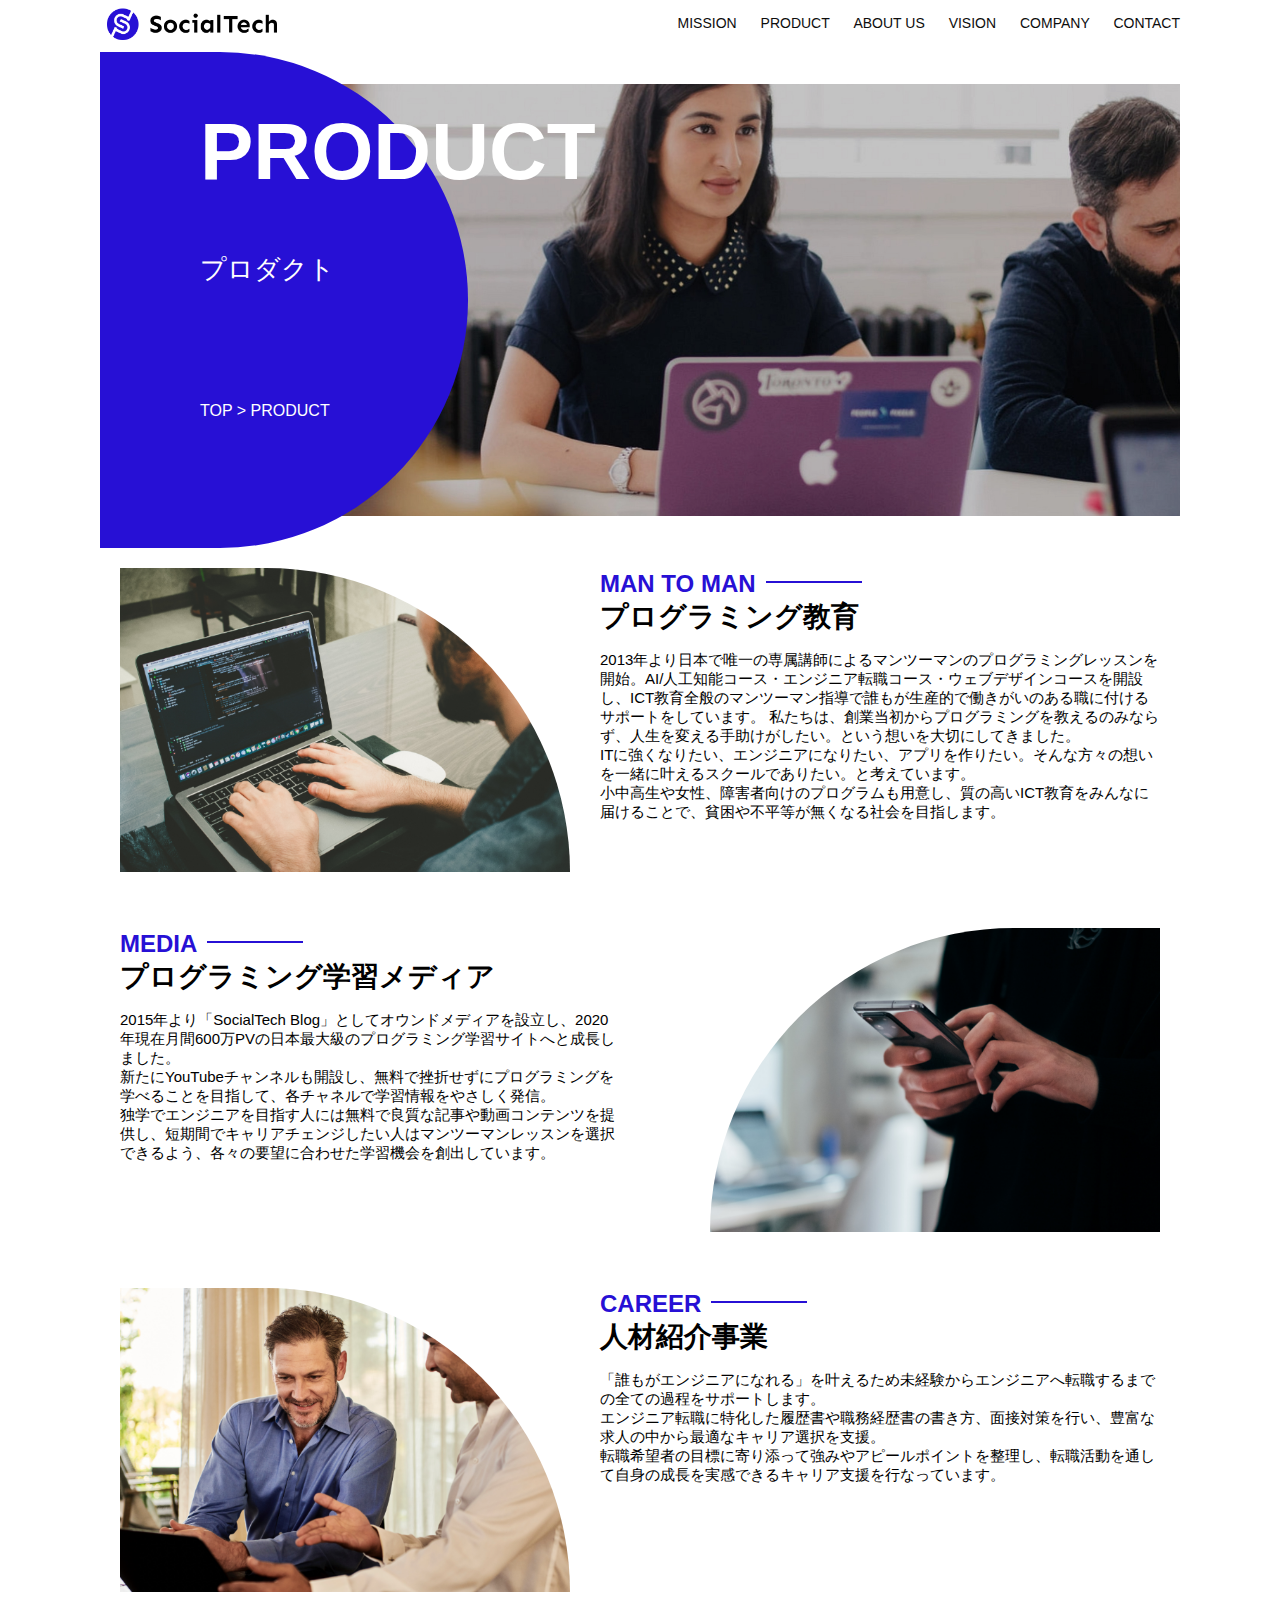
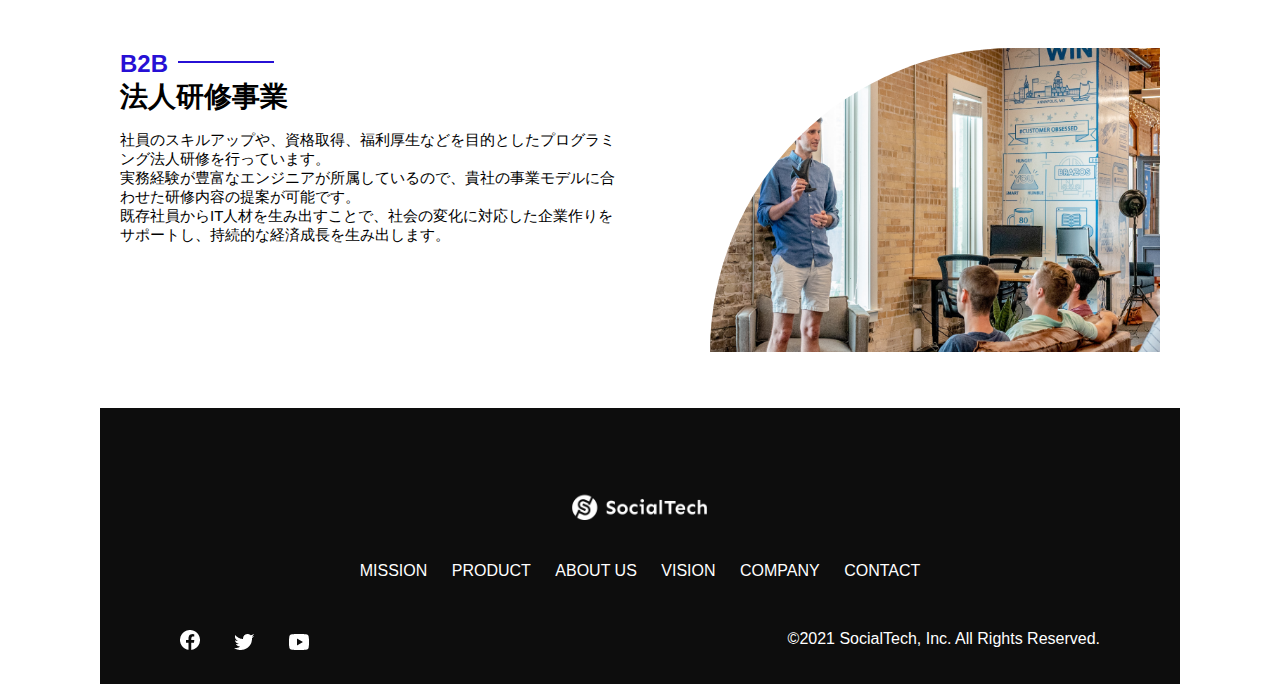
<file: kadai_tutorial_output/socialtech/product.html>
<!DOCTYPE html>
<html>

<head>
  <title>SocialTech -PRODUCT プロダクト-</title>
  <meta charset="UTF-8">
  <meta name="description" content="SocialTechの4つのプロダクトを紹介します">
  <meta name="viewport" content="width=device-width, initial-scale=1.0">
  <link rel="stylesheet" href="style.css">
</head>

<body>

  <header>

    <a href="index.html" id="logo"><img src="images/logo.png" alt="トップページに戻る"></a>

    <nav id="nav-pc">
      <a href="mission.html">MISSION</a>
      <a href="product.html">PRODUCT</a>
      <a href="index.html#aboutus">ABOUT US</a>
      <a href="index.html#vision">VISION</a>
      <a href="index.html#company">COMPANY</a>
      <a href="index.html#contact">CONTACT</a>
    </nav>

    <img id="menu-sp" src="images/button-menu.png" alt="ナビゲーションを開く"
      onclick="document.getElementById('nav-sp').style.display = 'block'">

    <nav id="nav-sp">
      <img id="close" src="images/button-close.png" alt="ナビゲーションを閉じる"
        onclick="document.getElementById('nav-sp').style.display = 'none'">
      <a id="logo-sp" href="index.html" onclick="document.getElementById('nav-sp').style.display = 'none'"><img
          src="images/logo-sp.png" alt="トップページに戻る"></a>
      <a class="menu" href="mission.html" onclick="document.getElementById('nav-sp').style.display = 'none'">MISSION</a>
      <a class="menu" href="product.html" onclick="document.getElementById('nav-sp').style.display = 'none'">PRODUCT</a>
      <a class="menu" href="index.html#aboutus" onclick="document.getElementById('nav-sp').style.display = 'none'">ABOUT
        US</a>
      <a class="menu" href="index.html#vision"
        onclick="document.getElementById('nav-sp').style.display = 'none'">VISION</a>
      <a class="menu" href="index.html#company"
        onclick="document.getElementById('nav-sp').style.display = 'none'">COMPANY</a>
      <a class="menu" href="index.html#contact"
        onclick="document.getElementById('nav-sp').style.display = 'none'">CONTACT</a>
      <div id="sns">
        <a href="https://www.facebook.com/sejuku2013"><img src="images/button-facebook.png" alt="Facebookのリンク"></a>
        <a href="https://twitter.com/samuraijuku"><img src="images/button-twitter.png" alt="Twitterのリンク"></a>
        <a href="https://www.youtube.com/channel/UCCFOQO5aDK0xXam4cUQXT8g"><img src="images/button-youtube.png"
            alt="YouTubeのリンク"></a>
      </div>
    </nav>
  </header>
  <main>
    <article>
      <section id="product-main">
        <div id="product-title">
          <h1>PRODUCT</h1>
          <span>プロダクト</span>
          <div>TOP > PRODUCT</div>
        </div>
      </section>
      <section class="product-section1">
        <img src="images/product/product-mantoman.png" alt="PCでコードを書く男性">
        <div>
          <h2 class="product-h2">MAN TO MAN</h2>
          <h3 class="product-h3">プログラミング教育</h3>
          <p>
            2013年より日本で唯一の専属講師によるマンツーマンのプログラミングレッスンを開始。AI/人工知能コース・エンジニア転職コース・ウェブデザインコースを開設し、ICT教育全般のマンツーマン指導で誰もが生産的で働きがいのある職に付けるサポートをしています。
            私たちは、創業当初からプログラミングを教えるのみならず、人生を変える手助けがしたい。という想いを大切にしてきました。<br>ITに強くなりたい、エンジニアになりたい、アプリを作りたい。そんな方々の想いを一緒に叶えるスクールでありたい。と考えています。<br>小中高生や女性、障害者向けのプログラムも用意し、質の高いICT教育をみんなに届けることで、貧困や不平等が無くなる社会を目指します。
          </p>
        </div>
      </section>
      <section class="product-section2">
        <div>
          <h2 class="product-h2">MEDIA</h2>
          <h3 class="product-h3">プログラミング学習メディア</h3>
          <p>2015年より「SocialTech
            Blog」としてオウンドメディアを設立し、2020年現在月間600万PVの日本最大級のプログラミング学習サイトへと成長しました。<br>新たにYouTubeチャンネルも開設し、無料で挫折せずにプログラミングを学べることを目指して、各チャネルで学習情報をやさしく発信。<br>独学でエンジニアを目指す人には無料で良質な記事や動画コンテンツを提供し、短期間でキャリアチェンジしたい人はマンツーマンレッスンを選択できるよう、各々の要望に合わせた学習機会を創出しています。
          </p>
        </div>
        <img src="images/product/product-media.png" alt="スマートフォンを操作する人">
      </section>
      <section class="product-section1">
        <img src="images/product/product-career.png" alt="笑顔で話し合う2人の男性">
        <div>
          <h2 class="product-h2">CAREER</h2>
          <h3 class="product-h3">人材紹介事業</h3>
          <p>
            「誰もがエンジニアになれる」を叶えるため未経験からエンジニアへ転職するまでの全ての過程をサポートします。<br>エンジニア転職に特化した履歴書や職務経歴書の書き方、面接対策を行い、豊富な求人の中から最適なキャリア選択を支援。<br>転職希望者の目標に寄り添って強みやアピールポイントを整理し、転職活動を通して自身の成長を実感できるキャリア支援を行なっています。<br>
          </p>
        </div>
      </section>
      <section class="product-section2">
        <div>
          <h2 class="product-h2">B2B</h2>
          <h3 class="product-h3">法人研修事業</h3>
          <p>
            社員のスキルアップや、資格取得、福利厚生などを目的としたプログラミング法人研修を行っています。<br>実務経験が豊富なエンジニアが所属しているので、貴社の事業モデルに合わせた研修内容の提案が可能です。<br>既存社員からIT人材を生み出すことで、社会の変化に対応した企業作りをサポートし、持続的な経済成長を生み出します。
          </p>
        </div>
        <img src="images/product/product-b2b.png" alt="講演中の男性とそれを聴く人々">
      </section>
    </article>
    <footer>
      <div id="footer-logo">
        <img src="images/logo-sp.png" alt="SocialTech">
      </div>
      <div id="footer-link">
        <a href="mission.html">MISSION</a>
          <a href="product.html">PRODUCT</a>
          <a href="index.html#aboutus">ABOUT US</a>
          <a href="index.html#vision">VISION</a>
          <a href="index.html#company">COMPANY</a>
          <a href="index.html#contact">CONTACT</a>
      </div>
      <div id="sns-footer">
        <a href="https://www.facebook.com/sejuku2013"><img src="images/button-facebook.png" alt="Facebookのリンク"></a>
        <a href="https://twitter.com/samuraijuku"><img src="images/button-twitter.png" alt="Twitterのリンク"></a>
        <a href="https://www.youtube.com/channel/UCCFOQO5aDK0xXam4cUQXT8g"><img src="images/button-youtube.png" alt="YouTubeのリンク"></a>
        <span id="copyright">&copy;2021 SocialTech, Inc. All Rights Reserved. </span>
      </div>
    </footer>
  </main>
</body>

</html>
</file>
<file: html-css-kadai_013/style.css>
/* PC、スマホ共通スタイル */
body {
  font-family: "Source Sans Pro", "Hiragino Kaku Gothic ProN", Meiryo, Arial,
    sans-serif;
}

p {
  font-size: 15px;
}

#main-visual>img {
  width: 100%;
}

/*================
PC用のスタイル 
=================*/
@media screen and (min-width: 768px) {
  /* 横幅設定 */
  body {
    max-width: 1080px;
    min-width: 960px;
    margin: 0 auto 0 auto;
  }

  /* ヘッダー */
  header {
    display: flex;
    justify-content: space-between;
  }

  /* ナビゲーションのレイアウト */
  #nav-pc {
    text-align: right;
    font-size: 14px;
    padding-top: 15px;
  }

  /* ナビゲーションのリンクの装飾設定 */
  #nav-pc>a {
    text-decoration: none;
    margin-left: 20px;
  }

  #nav-pc>a:link {
    color: #0d0d0d;
  }

  #nav-pc>a:visited {
    color: #0d0d0d;
  }

  #nav-pc>a:hover {
    color: #0d0d0d;
    text-decoration: underline;
  }

  #nav-pc>a:active {
    color: #0d0d0d;
  }

  #menu-sp {
    display: none;
  }

  #nav-sp {
    display: none;
  }
}

@media screen and (max-width: 767px) {
  body {
    min-width: 375px;
    margin: 0;
  }

  #nav-pc {
    display: none;
  }

  #menu-sp {
    float: right;
    padding: 0;
  }

  #nav-sp {
    background-color: #ce933e;
    position: absolute;
    left: 0;
    top: 0;
    height: 100%;
    width: 100%;
    display: none;
    z-index: 100;
  }

  #close {
    position: absolute;
    top: 20px;
    right: 20px;
  }

  #logo-sp {
    margin: 80px 0 30px 20px;
  }

  #nav-sp > a {
    display: block;
  }

  #nav-sp > a:link {
    color: #ffffff;
  }

  #nav-sp > a:visited {
    color: #ffffff;
  }

  #nav-sp > a:hover {
    color: #ffffff;
    text-decoration: underline;
  }

  #nav-sp > a:active {
    color: #ffffff;
  }

  #nav-sp > .menu {
    text-decoration: none;
    display: block;
    margin: 0 20px 0 20px;
    height: 44px;
    font-size: 16px;
    background-image: url("images/arrow.png");
    background-repeat: no-repeat;
    background-position: right top;
  }
}
</file>
<file: kadai_tutorial_output/socialtech/style.css>
body {
  font-family: "Source Sans Pro", "Hiragino Kaku Gothic ProN", Meiryo, Arial, sans-serif;
}

p {
  font-size: 15px;
}

@media screen and (min-width: 768px) {

  body {
    max-width: 1080px;
    min-width: 960px;
    margin: 0 auto 0 auto;
  }

  header {
    display: flex;
    justify-content: space-between;
  }

  #nav-pc {
    font-size: 14px;
    padding-top: 15px;
  }

  #nav-pc>a {
    text-decoration: none;
    margin-left: 20px;
  }

  #nav-pc>a:link {
    color: #0d0d0d;
  }

  #nav-pc>a:visited {
    color: #0d0d0d;
  }

  #nav-pc>a:hover {
    color: #0d0d0d;
    text-decoration: underline;
  }

  #nav-pc>a:active {
    color: #0d0d0d;
  }

  #nav-sp,
  #menu-sp {
    display: none;
  }

  #main-visual {
    position: relative;
    height: 400px;
  }

  #main-message {
    position: absolute;
    top: 0;
    left: 0;
    background-color: #2710d5;
    color: #ffffff;
    border-radius: 0 0 476px 0;
    max-width: 620px;
    height: 100%;
    width: 100%;
    z-index: 11;
  }

  #main-message>h1 {
    font-size: 60px;
    font-weight: bold;
    margin: 100px 0 0 50px;
  }

  #main-message>p {
    font-size: 28px;
    margin: 0 0 0 50px;
  }

  #main-visual>img {
    max-width: 620px;
    border-radius: 476px 0 0 0;
    position: absolute;
    top: 0;
    right: 0;
    z-index: 10;
  }

  h2 {
    margin: 40px 0 0 0;
  }

  h2::after {
    content: url("images/line.png");
    margin-left: 10px;
  }

  h3 {
    font-size: 27px;
  }

  #mission {
    margin: 80px auto 80px auto;
    width: 100%;
  }

  #mission-flex {
    width: 100%;
    display: flex;
  }

  #mission-flex>div {
    width: 50%;
    margin: 20px;
  }

  #mission-photo {
    width: 100%;
  }

  #s2dgs {
    margin-top: 50px;
    width: 100%;
  }

  #product {
    background-color: #fafafa;
    margin: 80px 0 80px 0;
    padding: 10px 40px 0 40px;
  }

  #product>div {
    margin: 40px 0 0 0;
    display: flex;
  }

  #product-left {
    width: 50%;
    margin-right: 20px;
  }

  #product-right {
    width: 50%;
    margin-left: 20px;
    margin-top: 80px;
  }

  #product-left>div {
    position: relative;
    height: 480px;
    margin-right: 20px;
  }

  #product-right>div {
    position: relative;
    height: 480px;
    margin-left: 20px;
  }

  .product-photo {
    width: 100%;
  }

  .product-explain {
    background-color: #ffffff;
    position: absolute;
    left: 0;
    top: 280px;
    margin: 0 40px 0 40px;
    padding: 20px;
    box-shadow: 5px 5px 10px rgba(0, 0, 0, 0.05);
  }

  .product-explain>span {
    color: #2710d5;
    font-weight: bold;
    font-size: 16px;
    margin: 0;
  }

  .product-explain>h3 {
    font-size: 20px;
    margin: 5px 0 5px 0;
  }

  .product-explain>p {
    font-size: 14px;
    margin: 0;
  }

  #product-more {
    margin: 0 auto -42px auto;
  }

  #aboutus {
    margin: 80px auto 80px auto;
  }

  #aboutus>div {
    display: flex;
  }

  .culture-img {
    width: 100%;
    align-self: flex-start;
  }

  .culture-img2 {
    margin-top: 50px;
    width: 100%;
  }

  .culture-table {
    margin-right: 50px;
  }

  .culture-num {
    font-size: 80px;
    color: #2710d5;
    margin: 0 20px 0 0;
  }

  .culture-en {
    color: #2710d5;
    font-weight: bold;
    font-size: 24px;
    display: block;
  }

  .culture-jp {
    font-size: 28px;
    font-weight: bold;
  }

  .culture-description {
    margin: 0;
  }

  #vision {
    margin: 80px auto 80px auto;
  }

  #vision>div {
    width: 100%;
    display: flex;
    justify-content: space-between;
    flex-wrap: wrap;
  }

  .vision-box {
    width: 300px;
    height: 300px;
    margin-bottom: 30px;
    position: relative;
  }

  .vision-box>img {
    width: 100%;
    height: auto;
    position: absolute;
    top: 0;
    left: 0;
    z-index: 30;
  }

  .vision-box>span {
    position: absolute;
    top: 0;
    left: 0;
    z-index: 31;
    margin-right: 20px;
  }

  .vision-box>span>h4 {
    color: #2710d5;
    font-size: 19px;
    margin: 80px 0 0 0;
  }

  .vision-box>span>h4::first-letter {
    font-size: 40px;
  }

  .vision-box>span>h5 {
    font-size: 20px;
    margin: 0 0 0 0;
  }

  .vision-box>span>p {
    margin: 10px 0 0 0;
  }

  #company {
    margin: 80px auto 80px auto;
  }

  #company-table {
    width: 100%;
  }

  .table-header {
    text-align: left;
    padding: 20px;
    border-bottom-color: #2710d5;
    border-bottom-width: 1px;
    border-bottom-style: solid;
    width: 100px;
  }

  .table-header-first {
    border-top-color: #2710d5;
    border-top-width: 1px;
    border-top-style: solid;
  }

  .cell {
    padding: 30px;
    border-bottom-color: #ececec;
    border-bottom-width: 1px;
    border-bottom-style: solid;
  }

  .cell-first {
    border-top-color: #ececec;
    border-top-width: 1px;
    border-top-style: solid;
  }

  #company>iframe {
    width: 100%;
    height: 368px;
    margin-top: 40px;
  }

  #contact {
    margin: 80px auto 80px auto;
  }

  #contact>form>div {
    display: flex;
    flex-direction: row;
    flex-wrap: wrap;
    padding-bottom: 30px;
  }

  .contact-heading {
    width: 240px;
    align-self: center;
  }

  .contact-label {
    font-weight: bold;
  }

  .contact-span {
    color: #ce2222;
    margin: 0 0 0 20px;
    font-weight: bold;
  }

  .contact-text-box {
    border-top: 0;
    border-left: 0;
    border-right: 0;
    border-bottom-width: 1px;
    border-bottom-color: #707070;
    border-bottom-style: solid;
    background-color: #fafafa;
    width: 400px;
    height: 56px;
  }

  .contact-textarea {
    border-top: 0;
    border-left: 0;
    border-right: 0;
    border-bottom-width: 1px;
    border-bottom-color: #707070;
    border-bottom-style: solid;
    background-color: #fafafa;
    width: 400px;
    height: 200px;
  }

  details {
    width: 700px;
  }

  details>div {
    background-color: #fafafa;
    padding: 20px;
  }

  details>div>span {
    font-weight: bold;
  }

  footer {
    background-color: #0d0d0d;
    text-align: center;
    padding: 80px 80px 30px 80px;
  }

  #footer-logo {
    margin-bottom: 30px;
  }

  #footer-link {
    margin-bottom: 50px;
  }

  #footer-link>a {
    text-decoration: none;
    margin: 10px;
  }

  #footer-link>a:link {
    color: #ffffff;
  }

  #footer-link>a:visited {
    color: #ffffff;
  }

  #footer-link>a:hover {
    color: #ffffff;
    text-decoration: underline;
  }

  #footer-link>a:active {
    color: #ffffff;
  }

  #sns-footer {
    text-align: left;
    width: 100%;
  }

  #sns-footer>a {
    margin-right: 30px;
  }

  #copyright {
    color: #ffffff;
    float: right;
  }

  #mission-main {
    height: 496px;
    width: 100%;
    background-image: url("images/mission/mission-main.png");
    background-repeat: no-repeat;
    background-position-y: center;
  }

  #mission-title {
    background-color: #2710d5;
    width: 368px;
    color: #ffffff;
    height: 496px;
    border-radius: 0 248px 248px 0;
    position: relative;
  }

  #mission-title>h1 {
    position: absolute;
    top: 0;
    left: 100px;
    font-size: 80px;
  }

  #mission-title>span {
    position: absolute;
    top: 200px;
    left: 100px;
    font-size: 26px;
  }

  #mission-title>div {
    position: absolute;
    top: 350px;
    left: 100px;
    font-size: 16px;
  }

  #mission-s2dgs {
    width: 100%;
    margin: 20px;
  }

  #mission-h2 {
    color: #2710d5;
    font-size: 40px;
  }

  .mission-h2::after {
    content: none;
  }

  #mission-5goals {
    margin: 20px;
    display: flex;
  }

  #mission-5goals>div {
    flex-grow: 1;
    padding: 20px;
  }

  #mission-5goals>div>div {
    margin-bottom: 40px;
  }

  .fivegoals-image-right {
    float: right;
    margin: 20px;
  }

  .fivegoals-image-left {
    float: left;
    margin: 20px;
  }

  .fivegoals-number {
    color: #2710d5;
    font-size: 48px;
    margin: 0;
  }

  .fivegoals-h3 {
    font-size: 28px;
    margin: 0;
  }

  .fivegoals-p {
    margin: 0;
  }

  #product-main {
    height: 496px;
    width: 100%;
    background-image: url("images/product/product-main.png");
    background-repeat: no-repeat;
    background-position-y: center;
  }

  #product-title {
    background-color: #2710d5;
    width: 368px;
    color: #ffffff;
    height: 496px;
    border-radius: 0 248px 248px 0;
    position: relative;
  }

  #product-title > h1 {
    position: absolute;
    top: 0;
    left: 100px;
    font-size: 80px;
  }

  #product-title > span {
    position: absolute;
    top: 200px;
    left: 100px;
    font-size: 26px;
  }

  #product-title > div {
    position: absolute;
    top: 350px;
    left: 100px;
    font-size: 16px;
  }

  .product-section1 {
    position: relative;
    margin: 20px;
    height: 340px;
  }

  .product-section1 > img {
    position: absolute;
    top: 0;
    left: 0;
    width: 450px;
    margin: 0 40px 30px 0;
    border-radius: 0 432px 0 0;
  }

  .product-section1 > div {
    position: absolute;
    top: 0;
    left: 480px;
  }

  /* セクション2 */
  .product-section2 {
    position: relative;
    margin: 20px;
    height: 340px;
  }

  .product-section2 > img {
    position: absolute;
    top: 0;
    right: 0;
    width: 450px;
    margin: 0 0 30px 40px;
    border-radius: 432px 0 0 0;
  }

  .product-section2 > div {
    width: 500px;
    position: absolute;
    top: 0;
    left: 0;
  }

  .product-h2 {
    color: #2710d5;
    font-size: 24px;
    margin: 0;
  }

  .product-h3 {
    font-size: 28px;
    margin: 0;
  }
}

@media screen and (max-width: 767px) {
  body {
    min-width: 375px;
    margin: 0;
  }

  #nav-pc {
    display: none;
  }

  #menu-sp {
    float: right;
    padding: 0;
  }

  #nav-sp {
    background-color: #2710d5;
    position: absolute;
    top: 0;
    left: 0;
    width: 100%;
    height: 100%;
    display: none;
    z-index: 100;
  }

  #close {
    position: absolute;
    top: 20px;
    right: 20px;
  }

  #logo-sp {
    margin: 80px 0 30px 20px;
  }

  #nav-sp>a {
    display: block;
  }

  #nav-sp>a:link {
    color: #ffffff;
  }

  #nav-sp>a:visited {
    color: #ffffff;
  }

  #nav-sp>a:hover {
    color: #ffffff;
    text-decoration: underline;
  }

  #nav-sp>a:active {
    color: #ffffff;
  }

  #nav-sp>.menu {
    text-decoration: none;
    display: block;
    margin: 0 20px 0 20px;
    height: 44px;
    font-size: 16px;
    background-image: url("images/arrow.png");
    background-repeat: no-repeat;
    background-position: right top;
  }

  #sns {
    position: absolute;
    bottom: 20px;
    left: 20px;
  }

  #sns>a {
    margin-right: 30px;
  }

  #main-visual {
    position: relative;
    height: 470px;
    width: 100%;
    overflow: hidden;
  }

  #main-visual>div {
    position: absolute;
    top: 0;
    left: 0;
    background-color: #2710d5;
    color: white;
    border-radius: 0 0 476px 0;
    text-align: center;
    height: 280px;
    width: 100%;
    z-index: 11;
  }

  #main-visual>div>h1 {
    font-size: 28px;
    margin: 90px 0 0 0;
  }

  #main-visual>div>p {
    margin: 0;
  }

  #main-visual>img {
    width: 100%;
    border-radius: 476px 0 0 0;
    z-index: 10;
    position: absolute;
    bottom: 0;
    right: 0;
  }

  h2::after {
    content: url("images/line.png");
    margin-left: 10px;
  }

  h3 {
    font-size: 24px;
    margin: 10px 0 0 0;
  }

  #mission {
    margin: 20px;
  }

  #mission-photo {
    width: 100%;
  }

  #s2dgs {
    width: 100%;
  }

  #product {
    background-color: #fafafa;
    padding: 10px;
  }

  #product {
    margin-left: 20px;
  }

  #product-left,
  #product-right {
    margin-right: 20px;
    margin-left: 20px;
  }

  #product-left>div,
  #product-right>div {
    position: relative;
    height: 540px;
  }

  .product-explain {
    background-color: #ffffff;
    position: absolute;
    left: 0;
    bottom: 50px;
    padding: 20px;
    box-shadow: 5px 5px 10px rgba(0, 0, 0, 0.05);
  }

  .product-explain>span {
    font-weight: bold;
    color: #2710d5;
    font-size: 16px;
    margin: 0;
  }

  .product-explain>h3 {
    margin: 10px;
  }

  .product-photo {
    width: 100%;
  }

  #product-more>img {
    margin: 0 0 -42px 20px;
  }

  #aboutus {
    margin: 80px 20px 80px 20px;
  }

  #aboutus>div {
    display: flex;
    flex-direction: column;
  }

  .culture-table {
    width: 100%;
    padding-right: 20px;
    order: 2;
  }

  .culture-img {
    width: 100%;
    order: 1;
  }

  .culture-img2 {
    width: 100%;
  }

  .culture-num {
    font-size: 80px;
    color: #2710d5;
  }

  .culture-en {
    color: #2710d5;
    font-weight: bold;
    font-size: 24px;
    display: block;
  }

  .culture-jp {
    display: block;
  }

  .culture-description {
    margin: 0;
  }

  #vision {
    margin: 80px 20px 80px 20px;
  }

  .vision-box {
    width: 300px;
    height: 300px;
    margin-bottom: 30px;
    position: relative;
  }

  .vision-box>img {
    width: 100%;
    height: auto;
    position: absolute;
    top: 0;
    left: 0;
    z-index: 30;
  }

  .vision-box>span {
    position: absolute;
    top: 0;
    left: 0;
    z-index: 31;
    margin-right: 20px;
  }

  .vision-box>span>h4 {
    color: #2710d5;
    font-size: 19px;
    margin-top: 60px;
  }

  .vision-box>span>h5 {
    font-size: 20px;
    margin: 0;
  }

  .vision-box>span>p {
    margin-top: 10px;
  }

  #company {
    margin: 0 20px 0 20px;
  }

  #company>h3 {
    margin-bottom: 20px;
  }

  #company>table {
    width: 100%;
  }

  .tableheader-first {
    text-align: left;
    padding: 20px;
    border-bottom-color: #2710d5;
    border-bottom-width: 1px;
    border-bottom-style: solid;
    border-top-color: #2710d5;
    border-top-width: 1px;
    border-top-style: solid;
    width: 50px;
  }

  .tableheader {
    text-align: left;
    padding: 20px;
    border-bottom-color: #2710d5;
    border-bottom-width: 1px;
    border-bottom-style: solid;
    width: 50px;
  }

  .cell {
    padding: 20px;
    border-bottom-color: #ececec;
    border-bottom-width: 1px;
    border-bottom-style: solid;
  }

  .cell-first {
    padding: 20px;
    border-bottom-color: #ececec;
    border-bottom-width: 1px;
    border-bottom-style: solid;
    border-top-color: #ececec;
    border-top-width: 1px;
    border-top-style: solid;
  }

  #company>iframe {
    width: 100%;
    height: 240px;
    margin-top: 40px;
  }

  #contact {
    margin: 80px 20px 80px 20px;
  }

  #contact>h3 {
    margin-bottom: 20px;
  }

  #contact>from>div {
    margin-bottom: 20px;
  }

  .contact-heading {
    margin-bottom: 20px;
  }

  .contact-label {
    font-weight: bold;
  }

  .contact-span {
    color: #ce2222;
    margin-left: 20px;
    font-weight: bold;
  }

  .contact-textbox {
    height: 56px;
    border-top: 0;
    border-left: 0;
    border-right: 0;
    background-color: #fafafa;
    border-bottom-color: #707070;
    border-bottom-width: 1px;
    border-bottom-style: solid;
    min-width: 300px;
    width: 100%;
  }

  .radiobutton {
    margin-bottom: 20px;
  }

  .radiobutton+label::after {
    content: "\A";
    white-space: pre;
  }

  footer {
    background-color: #0d0d0d;
    padding: 30px 20px 50px 20px;
  }

  #footer-logo {
    margin-bottom: 30px;
  }

  #footer-link {
    margin-bottom: 50px;
  }

  #footer-link>a {
    text-decoration: none;
    margin: 0 20px 30px 0;
    display: block;
    background-image: url("images/arrow.png");
    background-repeat: no-repeat;
    background-position: right top;
  }

  #footer-link>a:link {
    color: #ffffff;
  }

  #footer-link>a:visited {
    color: #ffffff;
  }

  #footer-link>a:hover {
    color: #ffffff;
    text-decoration: underline;
  }

  #footer-link>a:active {
    color: #ffffff;
  }

  #sns-footer>a {
    margin-right: 30px;
  }

  #copyright {
    font-size: 12px;
    display: block;
    margin-top: 30px;
    color: #ffffff;
  }

  #mission-main {
    height: 256px;
    width:100%;
    background-image: url("images/mission/mission-main.png");
    background-repeat: no-repeat;
    background-position-y: center;
    background-size: auto 208px;
  }

  #mission-title {
    background-color: #2710d5;
    width: 136px;
    color: #ffffff;
    height: 256px;
    border-radius: 0 248px 248px 0;
    position: relative;
  }

  #mission-title > h1 {
    position: absolute;
    top: 0;
    left: 20px;
    font-size: 40px;
  }

  #mission-title > span {
    position: absolute;
    top: 110px;
    left: 20px;
    font-size: 18px;
  }

  #mission-title > div {
    position: absolute;
    top: 180px;
    left: 20px;
    font-size: 13px;
  }

  #mission-s2dgs {
    margin: 20px;
  }

  .mission-h2{
    color: #2710d5;
    font-size: 38px;
    margin: 0px;
  }

  .mission-h2::after {
    content: none;
  }

  #mission-s2dgs > img {
    width: 100%;
  }

  #mission-5goals {
    margin: 20px;
  }

  #mission-5goals > div > div {
    margin-bottom: 40px;
  }

  #s2dgs-image {
    width: 100%;
  }

  .fivegoals-image-right {
    margin: 20px auto 20px auto;
    display: block;
  }

  .fivegoals-image-left {
    margin: 20px auto 20px auto;
    display: block;
  }

  .fivegoals-number {
    color: #2710d5;
    font-size: 48px;
    margin: 0;
  }

  .fivegoals-h3 {
    font-size: 28px;
    margin: 0;
  }

  .fivegoals-p {
    margin: 0;
  }

  #product-main {
    height: 256px;
    width: 100%;
    background-image: url("images/product/product-main.png");
    background-repeat: no-repeat;
    background-size: auto 208px;
  }

  #product-title {
    background-color: #2710d5;
    width: 136px;
    color: #ffffff;
    height: 256px;
    border-radius: 0 248px 248px 0;
    position: relative;
  }

  #product-title > h1 {
    position: absolute;
    top: 0;
    left: 20px;
    font-size: 40px;
  }

  #product-title > span {
    position: absolute;
    top: 110px;
    left: 20px;
    font-size: 18px;
  }

  #product-title > div {
    position: absolute;
    top: 180px;
    left: 20px;
    font-size: 13px;
  }

  .product-section1 {
    margin: 20px;
  }

  .product-section1 > img {
    width: 100%;
    border-radius: 0 300px 0 0;
  }

  .product-section2 {
    margin: 20px;
    display: flex;
    flex-direction: column;
  }

  .product-section2 > img {
    order: 1;
    width: 100%;
    border-radius: 300px 0 0 0;
  }

  .product-section2 > div {
    order: 2;
  }

  .product-h2 {
    color: #2710d5;
    font-size: 24px;
    margin: 0;
  }

  .product-h3 {
    font-size: 28px;
    margin: 0;
  }
}
</file>
